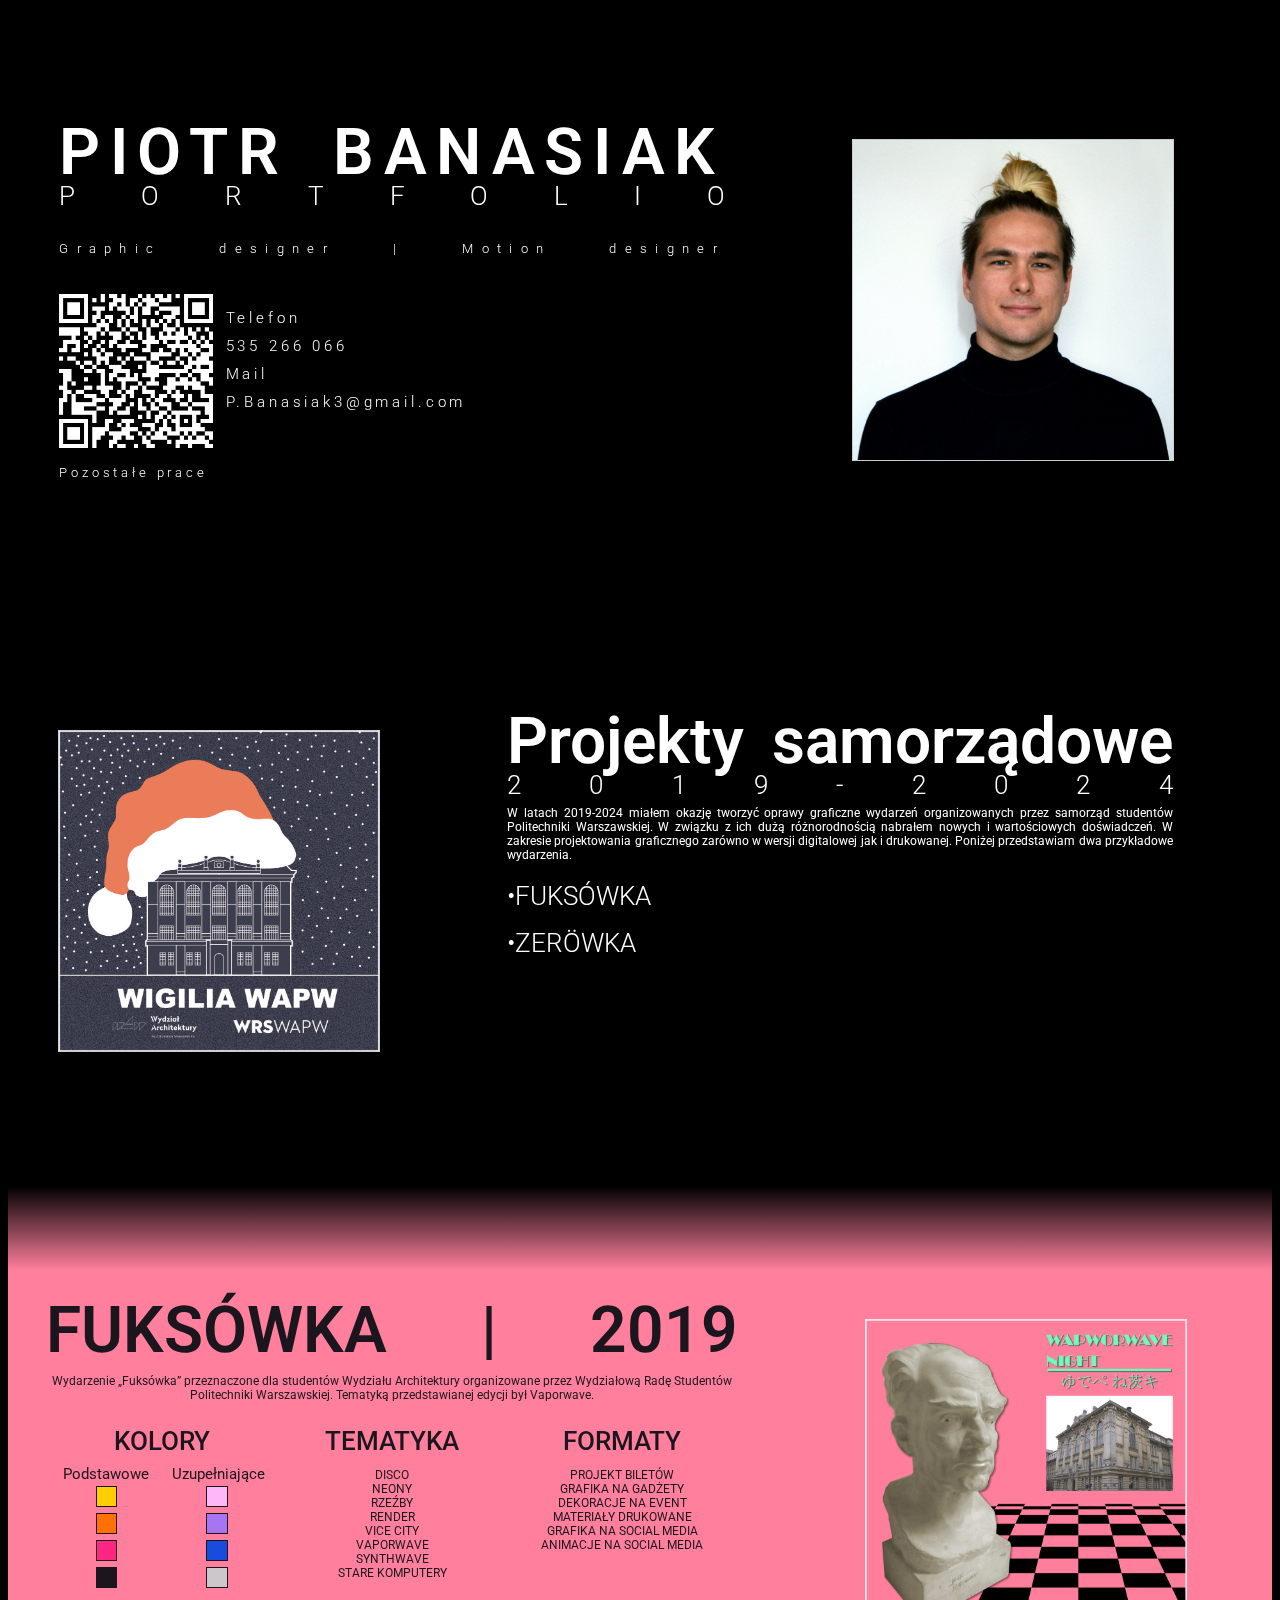
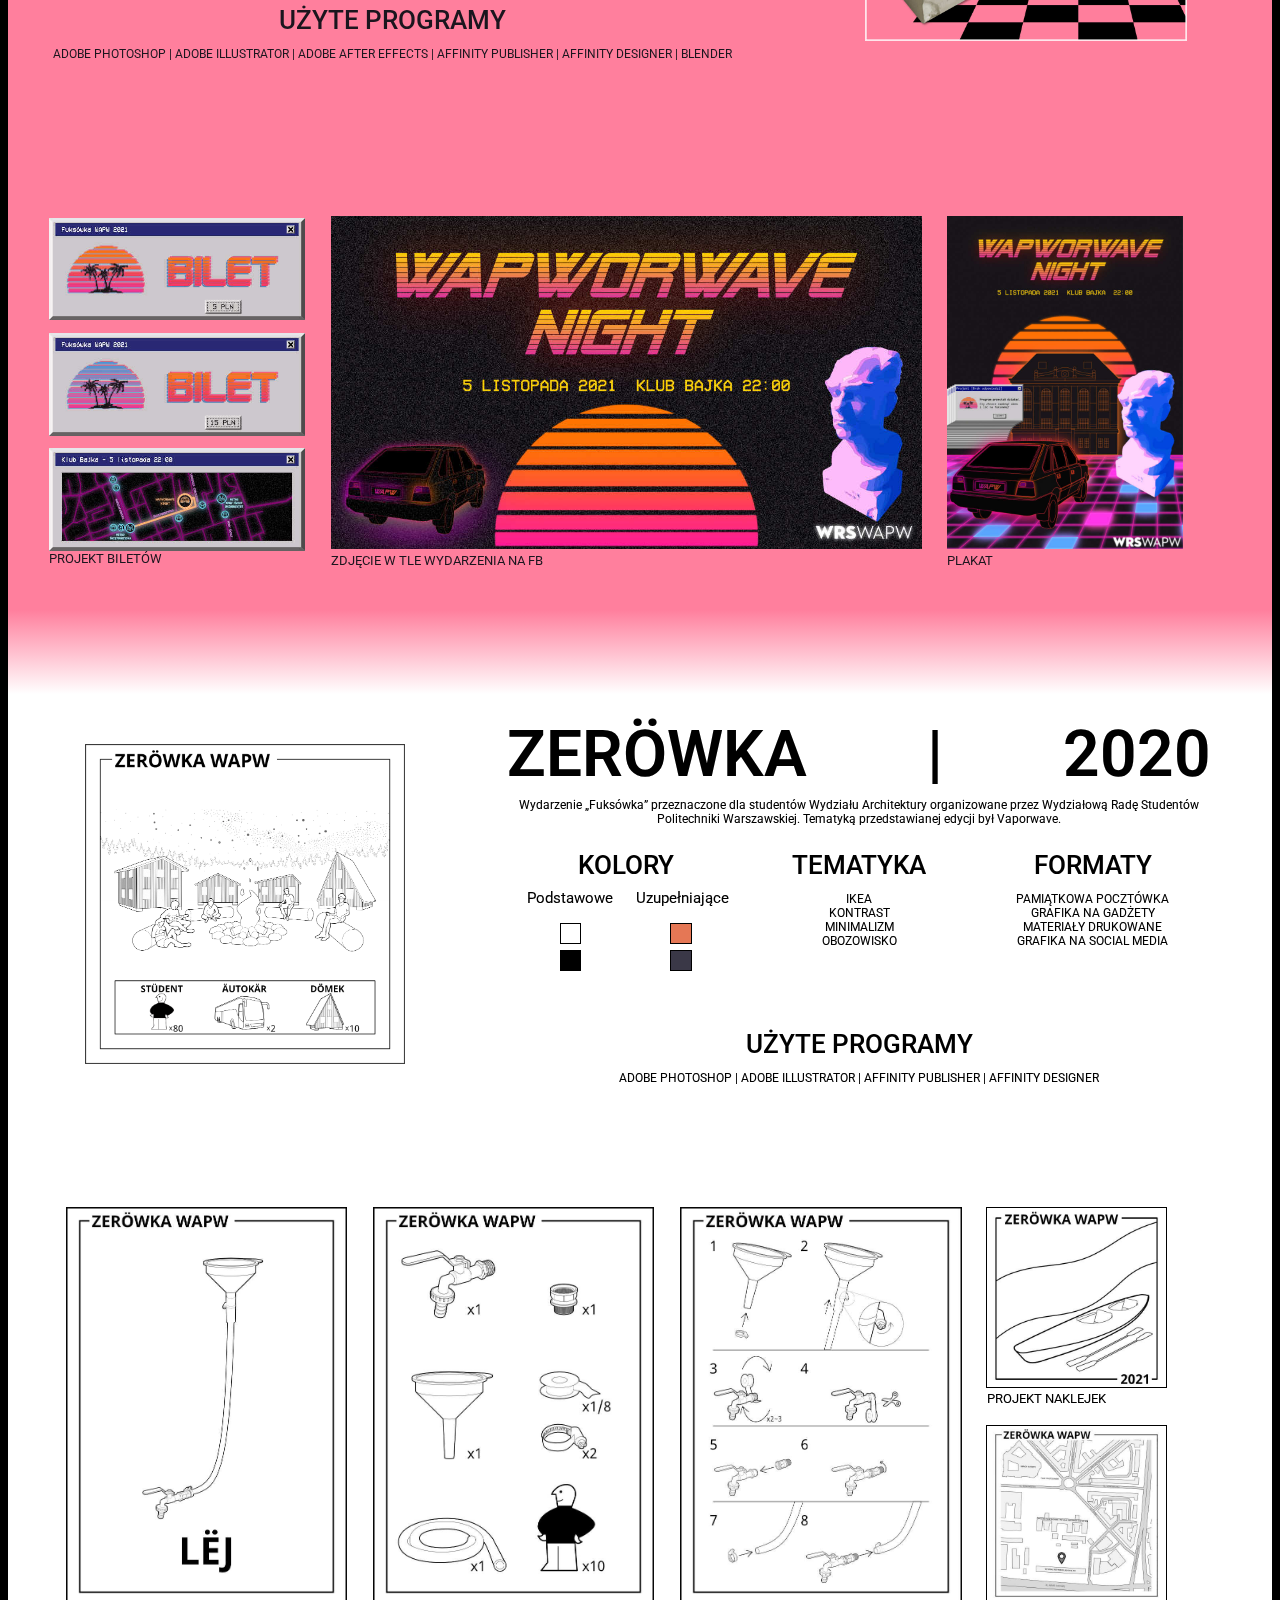
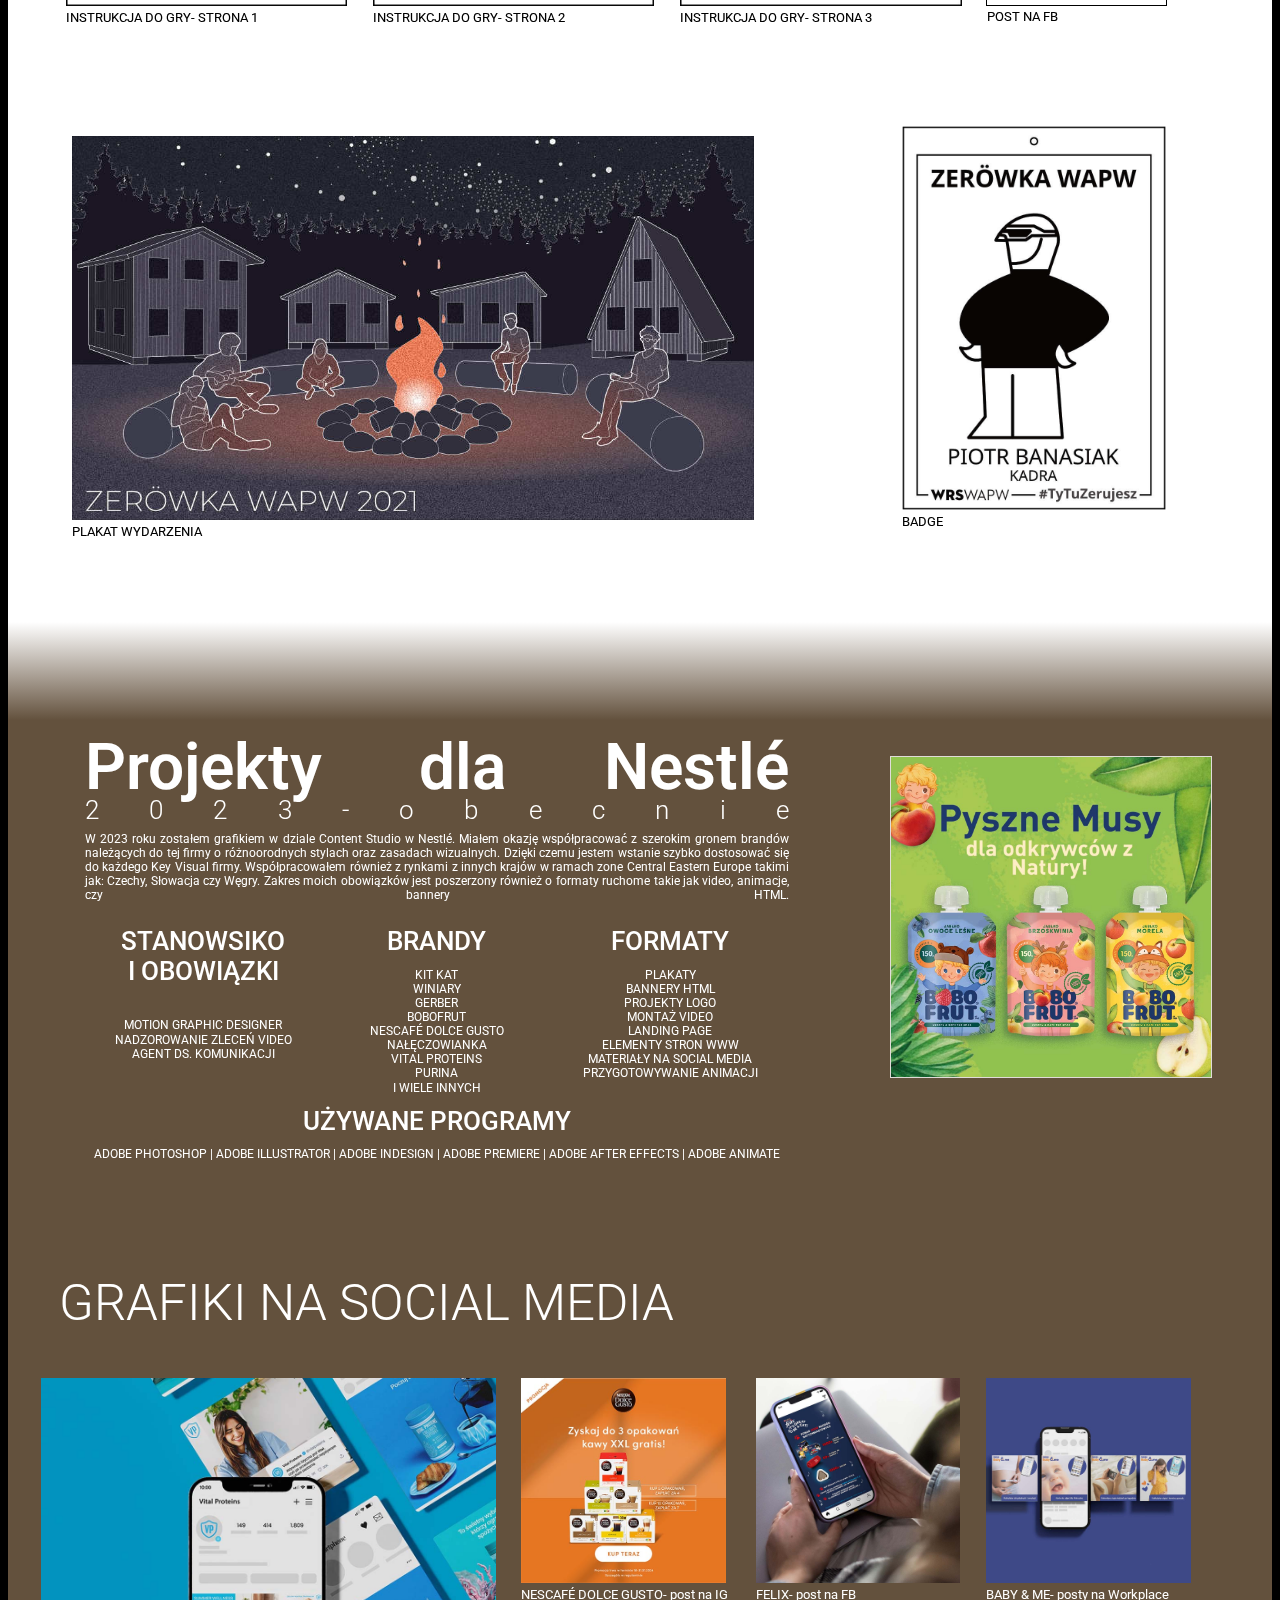
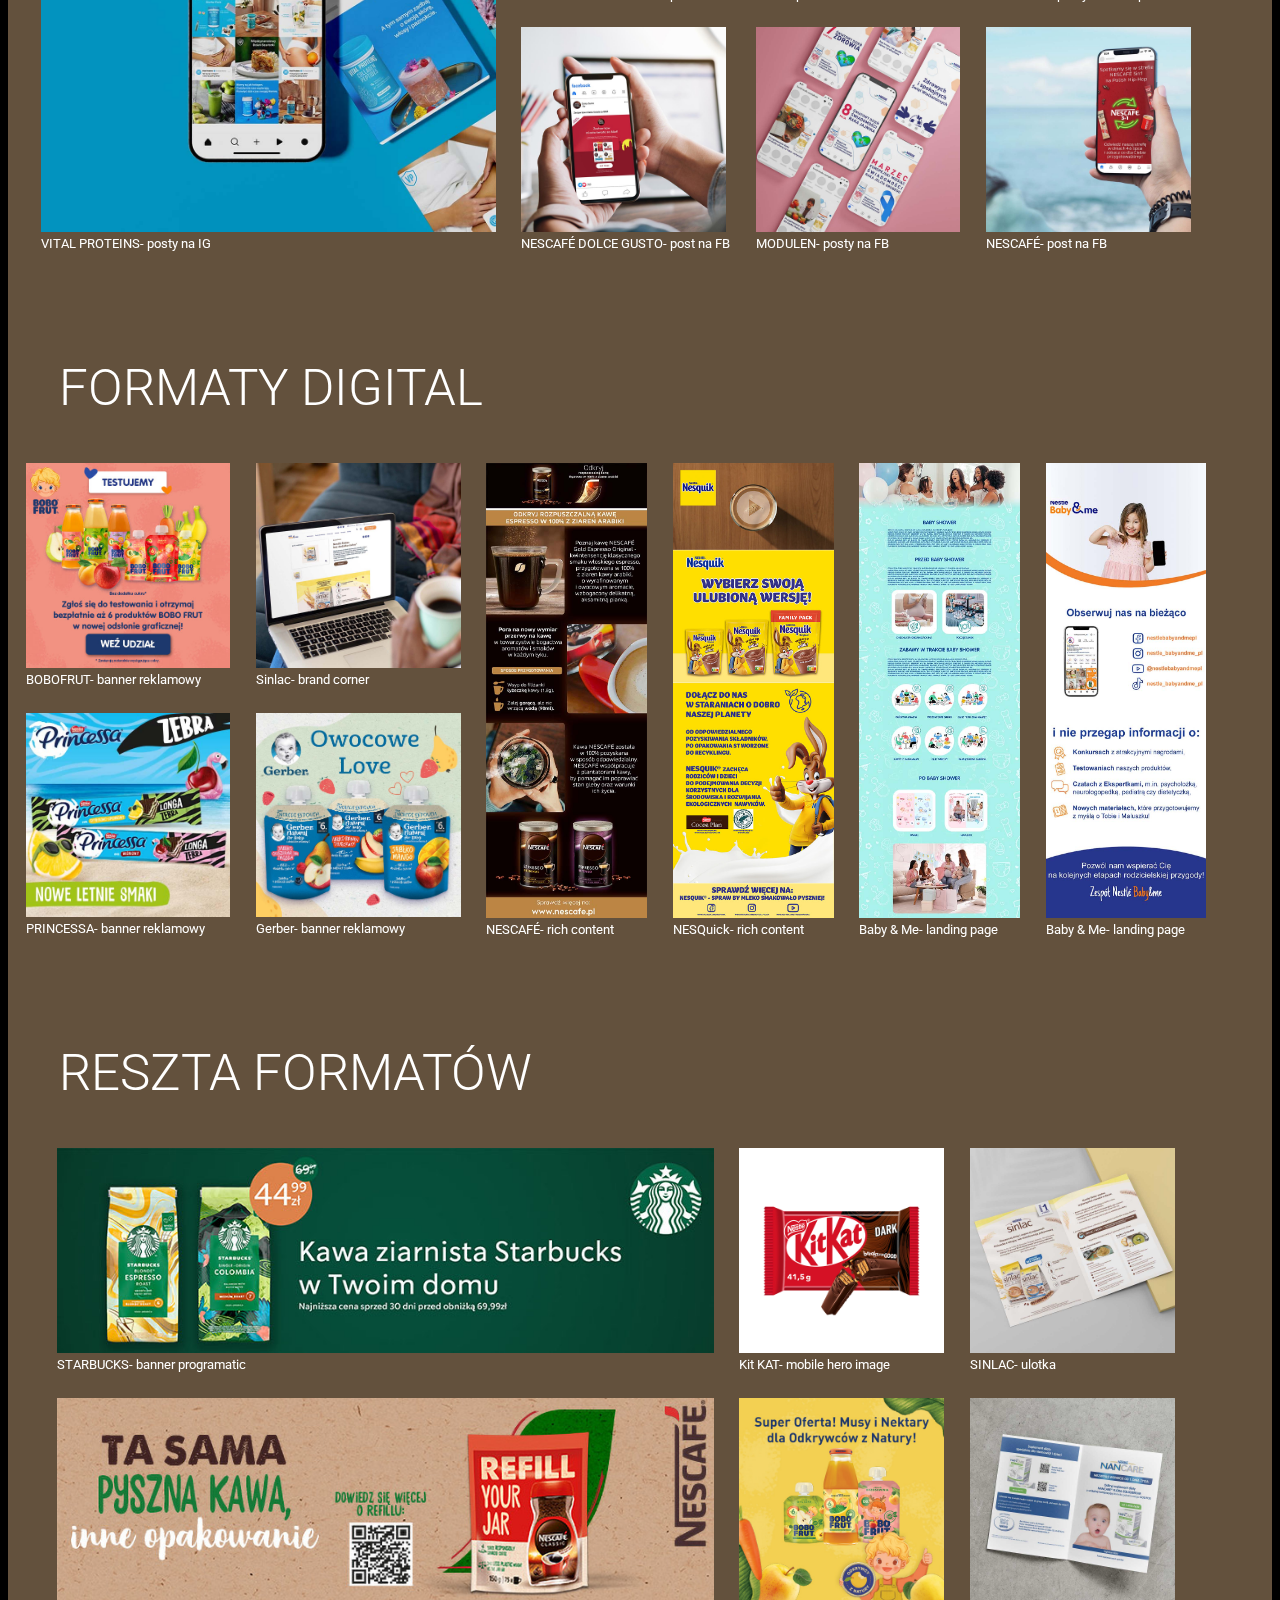
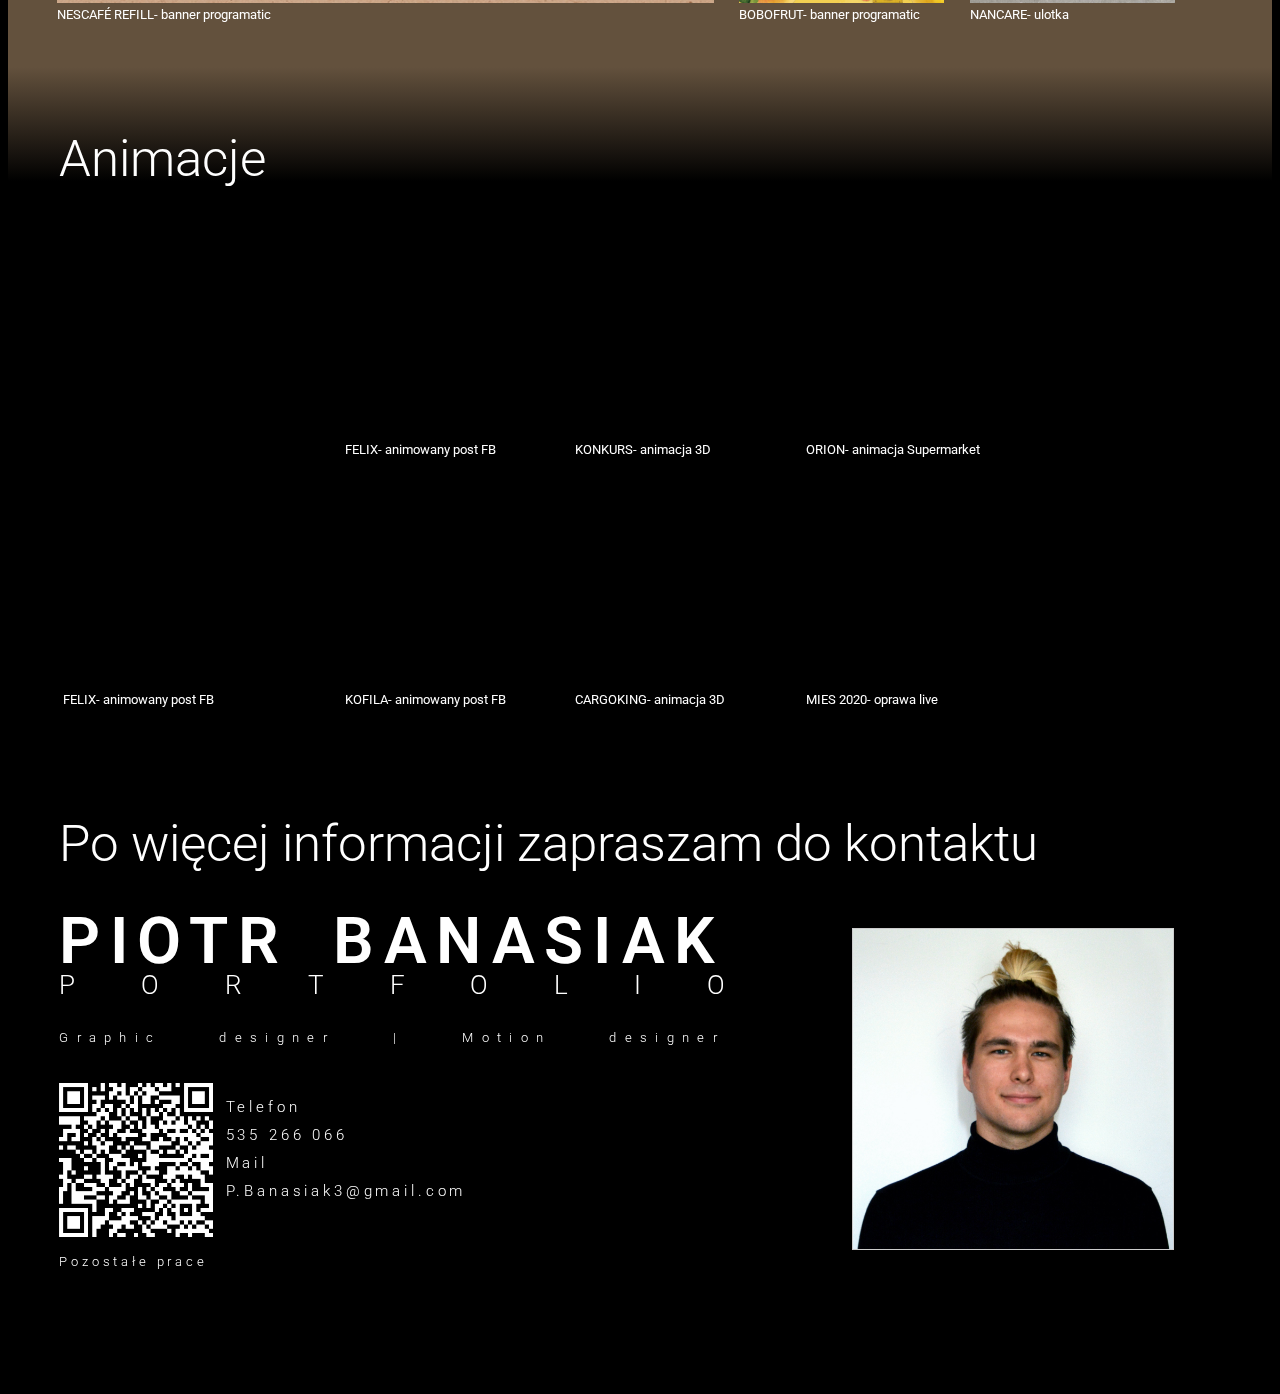
<file: index.html>
<!DOCTYPE html>
<html lang="pl">
  <head>
    <title>PIOTR BANASIAK</title>
    <meta charset="utf-8" />
    <meta
      name="description"
      content="PIOTR BANASIAK Graphic designer | Motion designer"
    />
    <meta
      name="keywords"
      content="Graphic design, Motion design, Animations, Movie Editing, Drawing"
    />

    <meta name="viewport" content="width=device-width, initial-scale=1.0" />

    <meta http-equiv="X-Ua-Compatible" content="IE=edge,chrome=1" />

    <!--<link rel="stylesheet" href="css/main_tablet.css" />
    <link rel="stylesheet" href="css/main_mobile.css" />-->
    <link rel="stylesheet" href="css/main_desktop.css" />
    <link rel="stylesheet" href="css/fontello.css" />

    <link
      href="https://fonts.googleapis.com/css2?family=Roboto:ital,wght@0,100;0,300;0,400;0,500;0,700;0,900;1,100;1,300;1,400;1,500;1,700;1,900&display=swap"
      rel="stylesheet"
    />
    <script src="https://ajax.googleapis.com/ajax/libs/jquery/3.7.1/jquery.min.js"></script>
    <script src="js/jquery.scrollTo.min.js"></script>
    <script src="js/js.js"></script>
    <!--[if lt IE 9]>
      <script src="//cdnjs.cloudflare.com/ajax/libs/html5shiv/3.7.3/html5shiv.min.js"></script>
    <![endif]-->
  </head>

  <body>
    <a
      href="#"
      class="scrollupTOP"
      id="scroll"
      style="transform: rotate(180deg) scaleX(-1)"
      ><div style="flex-direction: column; margin-top: -0.3vw">
        <div id="arrow"></div>
        <div class="TOP"></div></div
    ></a>
    <a
      href="#"
      class="scrollUP"
      id="scroll"
      style="transform: rotate(180deg) scaleX(-1)"
      ><div id="arrow"></div
    ></a>
    <a href="#" class="scrollDOWN" id="scroll"><div id="arrow"></div></a>

    <main>
      <article>
        <div class="container">
          <!--HEAD------------------------------------------------------------------------------------->
          <header class="opening">
            <div class="insidebox">
              <div class="box_2_3">
                <h1 class="name">PIOTR BANASIAK</h1>
                <h2>P O R T F O L I O</h2>
                <h3>Graphic designer | Motion designer</h3>
                <div class="links">
                  <div class="qr">
                    <a
                      href="https://drive.google.com/drive/folders/1JZbWniavbP8PyW6x6dRBjRBdJE383seC?usp=drive_link"
                      target="_blank"
                      ><img
                        src="0.Img/0.QR_PRZYKŁADOWEPRACE_PL.jpg"
                        alt="Pozostałe prace"
                    /></a>
                    <p>Pozostałe prace</p>
                  </div>
                  <div class="contact">
                    <a href="tel:535 266 066">
                      <h4>Telefon</h4>
                      <h4>535 266 066<br /></h4>
                    </a>
                    <a href="mailto: P.Banasiak3@gmail.com">
                      <h4>Mail</h4>
                      <h4>P.Banasiak3@gmail.com<br /></h4>
                    </a>
                  </div>
                </div>
              </div>
              <div class="box_1_3">
                <a
                  href="https://www.linkedin.com/in/piotr-banasiak"
                  target="_blank"
                  ><img
                    class="profile"
                    src="0.Img/0. PHOTO_1.jpg"
                    alt="Profile"
                /></a>
              </div>
            </div>
          </header>

          <!--slide_1_spis_tresci------------------------------------------------------------------------------------->
          <section>
            <div class="slide_1_1">
              <div class="insidebox">
                <div class="box_1_3">
                  <div class="photo_1">
                    <img
                      src="0.Img/1.0.0_OPENING_IMAGE.jpg"
                      alt="Grafika- Wigilia Wydziału Architektury"
                    />
                  </div>
                </div>
                <div class="box_2_3">
                  <h1>Projekty samorządowe</h1>
                  <h2>2 0 1 9 - 2 0 2 4</h2>
                  <p style="text-align: justify">
                    W latach 2019-2024 miałem okazję tworzyć oprawy graficzne
                    wydarzeń organizowanych przez samorząd studentów
                    Politechniki Warszawskiej. W związku z ich dużą
                    różnorodnością nabrałem nowych i wartościowych doświadczeń.
                    W zakresie projektowania graficznego zarówno w wersji
                    digitalowej jak i drukowanej. Poniżej przedstawiam dwa
                    przykładowe wydarzenia.
                  </p>
                  <div class="contents">
                    <a id="link1_1" href="#">
                      <h2>•FUKSÓWKA<br /></h2>
                    </a>
                    <a id="link1_2" href="#">
                      <h2>•ZERÖWKA<br /></h2>
                    </a>
                  </div>
                </div>
              </div>
            </div>
          </section>
          <!--slide_1_1_fuksowka------------------------------------------------------------------------------------->
          <section>
            <div class="slide_1_1" id="fuksowka">
              <div class="insidebox">
                <div class="box_2_3">
                  <h1 style="color: #1b151e; mix-blend-mode: normal">
                    FUKSÓWKA | 2019
                  </h1>
                  <div class="description">
                    <p style="color: #1b151e; mix-blend-mode: normal">
                      Wydarzenie „Fuksówka” przeznaczone dla studentów Wydziału
                      Architektury organizowane przez Wydziałową Radę Studentów
                      Politechniki Warszawskiej. Tematyką przedstawianej edycji
                      był Vaporwave.
                    </p>
                  </div>
                  <div class="trio">
                    <div class="d_colour">
                      <h4 style="color: #1b151e; mix-blend-mode: normal">
                        KOLORY
                      </h4>
                      <div class="wide">
                        <div class="pion">
                          <p style="color: #1b151e; mix-blend-mode: normal">
                            Podstawowe
                          </p>
                          <div
                            class="probka"
                            style="background-color: #fecd04"
                          ></div>
                          <div
                            class="probka"
                            style="background-color: #ff7106"
                          ></div>
                          <div
                            class="probka"
                            style="background-color: #ff2583"
                          ></div>
                          <div
                            class="probka"
                            style="background-color: #1b151e"
                          ></div>
                        </div>
                        <div class="pion">
                          <p style="color: #1b151e; mix-blend-mode: normal">
                            Uzupełniające
                          </p>
                          <div
                            class="probka"
                            style="background-color: #feb8f9"
                          ></div>
                          <div
                            class="probka"
                            style="background-color: #a775f2"
                          ></div>
                          <div
                            class="probka"
                            style="background-color: #194cdd"
                          ></div>
                          <div
                            class="probka"
                            style="background-color: #cbc7ca"
                          ></div>
                        </div>
                      </div>
                    </div>
                    <div class="d_topic">
                      <h4 style="color: #1b151e; mix-blend-mode: normal">
                        TEMATYKA
                      </h4>
                      <p style="color: #1b151e; mix-blend-mode: normal">
                        DISCO<br />
                        NEONY<br />
                        RZEŹBY<br />
                        RENDER<br />
                        VICE CITY<br />
                        VAPORWAVE<br />
                        SYNTHWAVE<br />
                        STARE KOMPUTERY
                      </p>
                    </div>
                    <div class="d_formats">
                      <h4 style="color: #1b151e; mix-blend-mode: normal">
                        FORMATY
                      </h4>
                      <p style="color: #1b151e; mix-blend-mode: normal">
                        PROJEKT BILETÓW<br />
                        GRAFIKA NA GADŻETY<br />
                        DEKORACJE NA EVENT<br />
                        MATERIAŁY DRUKOWANE<br />
                        GRAFIKA NA SOCIAL MEDIA<br />
                        ANIMACJE NA SOCIAL MEDIA<br />
                      </p>
                    </div>
                  </div>
                  <div>
                    <h4 style="color: #1b151e; mix-blend-mode: normal">
                      UŻYTE PROGRAMY
                    </h4>
                    <p style="color: #1b151e; mix-blend-mode: normal">
                      ADOBE PHOTOSHOP | ADOBE ILLUSTRATOR | ADOBE AFTER EFFECTS
                      | AFFINITY PUBLISHER | AFFINITY DESIGNER | BLENDER
                    </p>
                  </div>
                </div>
                <div class="box_1_3">
                  <div class="photo_1">
                    <img src="0.Img/1.1.0_FUKSOWKA.jpg" alt="Fuksówka- wlepa" />
                  </div>
                </div>
              </div>
            </div>

            <div class="slide_pokaz" id="fuksowka_2">
              <div class="insidebox" style="justify-content: 0">
                <figure>
                  <div
                    style="width: auto; display: flex; flex-direction: column"
                  >
                    <img
                      class="bilet"
                      src="0.Img/1.1.1_FUKSOWKA.jpg"
                      alt="PROJEKT BILETÓW 1"
                    />
                    <img
                      class="bilet"
                      style="margin-top: 1vw; margin-bottom: 1vw"
                      src="0.Img/1.1.2_FUKSOWKA.jpg"
                      alt="PROJEKT BILETÓW 2"
                    />
                    <img
                      class="bilet"
                      src="0.Img/1.1.3_FUKSOWKA.jpg"
                      alt="PROJEKT BILETÓW 3"
                    />
                  </div>
                  <figcaption style="color: #1b151e; mix-blend-mode: normal">
                    PROJEKT BILETÓW
                  </figcaption>
                </figure>

                <figure>
                  <img
                    style="width: auto; height: 26vw"
                    src="0.Img/1.1.4_FUKSOWKA.jpg"
                    alt="ZDJĘCIE W TLE WYDARZENIA NA FB"
                  />
                  <figcaption style="color: #1b151e; mix-blend-mode: normal">
                    ZDJĘCIE W TLE WYDARZENIA NA FB
                  </figcaption>
                </figure>

                <figure>
                  <img
                    style="width: auto; height: 26vw"
                    src="0.Img/1.1.5_FUKSOWKA.jpg"
                    alt="PLAKAT"
                  />
                  <figcaption style="color: #1b151e; mix-blend-mode: normal">
                    PLAKAT
                  </figcaption>
                </figure>
              </div>
            </div>
          </section>
          <!--slide_1_2_zerowka------------------------------------------------------------------------------------->
          <section>
            <div class="slide_1_1" id="zerowka">
              <div class="box_1_3">
                <div class="photo_1">
                  <img
                    src="0.Img/1.2.0_ZEROWKA.jpg"
                    alt="Zerówka- post na FB"
                  />
                </div>
              </div>
              <div class="box_2_3">
                <h1>ZERÖWKA | 2020</h1>
                <div class="description">
                  <p>
                    Wydarzenie „Fuksówka” przeznaczone dla studentów Wydziału
                    Architektury organizowane przez Wydziałową Radę Studentów
                    Politechniki Warszawskiej. Tematyką przedstawianej edycji
                    był Vaporwave.
                  </p>
                </div>
                <div class="trio">
                  <div class="d_colour">
                    <h4>KOLORY</h4>
                    <div class="wide">
                      <div class="pion">
                        <p>Podstawowe</p>
                        <div
                          class="probka"
                          style="
                            margin-top: 1.5vw;
                            outline: 0.1vw solid rgb(0, 0, 0);
                            background-color: #ffffff;
                          "
                        ></div>
                        <div
                          class="probka"
                          style="
                            outline: 0.1vw solid rgb(0, 0, 0);
                            background-color: #000000;
                          "
                        ></div>
                      </div>
                      <div class="pion">
                        <p>Uzupełniające</p>
                        <div
                          class="probka"
                          style="
                            margin-top: 1.5vw;
                            outline: 0.1vw solid rgb(0, 0, 0);
                            background-color: #e57755;
                          "
                        ></div>
                        <div
                          class="probka"
                          style="
                            outline: 0.1vw solid rgb(0, 0, 0);
                            background-color: #3a3847;
                          "
                        ></div>
                      </div>
                    </div>
                  </div>
                  <div class="d_topic">
                    <h4>TEMATYKA</h4>
                    <p>
                      IKEA<br />
                      KONTRAST<br />
                      MINIMALIZM<br />
                      OBOZOWISKO
                    </p>
                  </div>
                  <div class="d_formats">
                    <h4>FORMATY</h4>
                    <p>
                      PAMIĄTKOWA POCZTÓWKA<br />
                      GRAFIKA NA GADŻETY<br />
                      MATERIAŁY DRUKOWANE<br />
                      GRAFIKA NA SOCIAL MEDIA<br />
                    </p>
                  </div>
                </div>
                <div>
                  <h4>UŻYTE PROGRAMY</h4>
                  <p>
                    ADOBE PHOTOSHOP | ADOBE ILLUSTRATOR | AFFINITY PUBLISHER |
                    AFFINITY DESIGNER
                  </p>
                </div>
              </div>
            </div>

            <div class="slide_pokaz" id="zerowka_2">
              <div class="insidebox" style="justify-content: 0">
                <figure>
                  <img
                    style="width: 22vw; height: auto"
                    src="0.Img/1.2.2_ZEROWKA.jpg"
                    alt="INSTRUKCJA DO GRY- STRONA 1"
                  />
                  <figcaption>INSTRUKCJA DO GRY- STRONA 1</figcaption>
                </figure>
                <figure>
                  <img
                    style="width: 22vw; height: auto"
                    src="0.Img/1.2.3_ZEROWKA.jpg"
                    alt="INSTRUKCJA DO GRY- STRONA 2"
                  />
                  <figcaption>INSTRUKCJA DO GRY- STRONA 2</figcaption>
                </figure>
                <figure>
                  <img
                    style="width: 22vw; height: auto"
                    src="0.Img/1.2.4_ZEROWKA.jpg"
                    alt="INSTRUKCJA DO GRY- STRONA 3"
                  />
                  <figcaption>INSTRUKCJA DO GRY- STRONA 3</figcaption>
                </figure>

                <div>
                  <figure>
                    <img
                      style="
                        width: 14vw;
                        height: auto;
                        outline: 0.15vw solid rgb(0, 0, 0);
                      "
                      src="0.Img/1.2.5_ZEROWKA.jpg"
                      alt="PROJEKT NAKLEJEK"
                    />
                    <figcaption>PROJEKT NAKLEJEK</figcaption>
                  </figure>
                  <figure>
                    <img
                      style="
                        width: 14vw;
                        height: auto;
                        outline: 0.15vw solid rgb(0, 0, 0);
                        margin-top: 1.5vw;
                      "
                      src="0.Img/1.2.6_ZEROWKA.jpg"
                      alt="POST NA FB"
                    />
                    <figcaption>POST NA FB</figcaption>
                  </figure>
                </div>
              </div>
            </div>

            <div class="slide_pokaz" id="zerowka_3" style="height: 42vw">
              <div
                class="insidebox"
                style="justify-content: 0; margin-right: 3vw"
              >
                <div class="box_2_3">
                  <figure>
                    <img
                      style="height: 30vw; width: auto"
                      src="0.Img/1.2.8_ZEROWKA.jpg"
                      alt="PLAKAT WYDARZENIA"
                    />
                    <figcaption>PLAKAT WYDARZENIA</figcaption>
                  </figure>
                </div>
                <div class="box_1_3">
                  <figure>
                    <img
                      style="height: 30vw; width: auto"
                      src="0.Img/1.2.7_ZEROWKA.jpg"
                      alt="BADGE"
                    />
                    <figcaption>BADGE</figcaption>
                  </figure>
                </div>
              </div>
            </div>
          </section>

          <!--slide_2_2_NESTLE------------------------------------------------------------------------------------->
          <section>
            <div class="slide_1_1" id="nestle">
              <div class="box_2_3">
                <h1
                  class="nestle"
                  style="color: #ffffff; mix-blend-mode: normal"
                >
                  Projekty dla Nestlé
                </h1>
                <h2 style="color: #ffffff; mix-blend-mode: normal">
                  2 0 2 3 - o b e c n i e
                </h2>
                <p
                  style="
                    text-align: justify;
                    text-align-last: justify;
                    color: #ffffff;
                    mix-blend-mode: normal;
                  "
                >
                  W 2023 roku zostałem grafikiem w dziale Content Studio w
                  Nestlé. Miałem okazję współpracować z szerokim gronem brandów
                  należących do tej firmy o różnoorodnych stylach oraz zasadach
                  wizualnych. Dzięki czemu jestem wstanie szybko dostosować się
                  do każdego Key Visual firmy. Współpracowałem również z rynkami
                  z innych krajów w ramach zone Central Eastern Europe takimi
                  jak: Czechy, Słowacja czy Węgry. Zakres moich obowiązków jest
                  poszerzony również o formaty ruchome takie jak video,
                  animacje, czy bannery HTML.
                </p>

                <div class="trio">
                  <div class="d_colour">
                    <h4 style="color: #ffffff; mix-blend-mode: normal">
                      STANOWSIKO <br />
                      I OBOWIĄZKI
                    </h4>
                    <p style="color: #ffffff; mix-blend-mode: normal">
                      MOTION GRAPHIC DESIGNER<br />
                      NADZOROWANIE ZLECEŃ VIDEO<br />
                      AGENT DS. KOMUNIKACJI<br />
                    </p>
                  </div>
                  <div
                    class="d_topic"
                    style="color: #ffffff; mix-blend-mode: normal"
                  >
                    <h4 style="color: #ffffff; mix-blend-mode: normal">
                      BRANDY
                    </h4>
                    <p style="color: #ffffff; mix-blend-mode: normal">
                      KIT KAT<br />
                      WINIARY<br />
                      GERBER<br />
                      BOBOFRUT<br />
                      NESCAFÉ DOLCE GUSTO<br />
                      NAŁĘCZOWIANKA<br />
                      VITAL PROTEINS<br />
                      PURINA<br />
                      I WIELE INNYCH
                    </p>
                  </div>
                  <div class="d_formats">
                    <h4 style="color: #ffffff; mix-blend-mode: normal">
                      FORMATY
                    </h4>
                    <p style="color: #ffffff; mix-blend-mode: normal">
                      PLAKATY<br />
                      BANNERY HTML<br />
                      PROJEKTY LOGO<br />
                      MONTAŻ VIDEO<br />
                      LANDING PAGE <br />
                      ELEMENTY STRON WWW<br />
                      MATERIAŁY NA SOCIAL MEDIA<br />
                      PRZYGOTOWYWANIE ANIMACJI<br />
                    </p>
                  </div>
                </div>
                <div>
                  <h4 style="color: #ffffff; mix-blend-mode: normal">
                    UŻYWANE PROGRAMY
                  </h4>
                  <p style="color: #ffffff; mix-blend-mode: normal">
                    ADOBE PHOTOSHOP | ADOBE ILLUSTRATOR | ADOBE INDESIGN | ADOBE
                    PREMIERE | ADOBE AFTER EFFECTS | ADOBE ANIMATE
                  </p>
                </div>
              </div>
              <div class="box_1_3">
                <div class="photo_1">
                  <img src="0.Img/2.0.0_NESTLE.jpg" alt="Nestle- " />
                </div>
              </div>
            </div>
          </section>
          <section>
            <div id="nestle_2">
              <h1
                style="
                  font-size: 4vw;
                  color: #ffffff;
                  mix-blend-mode: normal;
                  margin-left: 4vw;
                  margin-top: 0vw;
                  margin-bottom: 0vw;
                  font-weight: 300;
                "
              >
                <br />GRAFIKI NA SOCIAL MEDIA
              </h1>
              <div class="slide_pokaz" id="nestle_2" style="height: 40vw">
                <div class="insidebox" style="justify-content: center">
                  <figure>
                    <img
                      class="square"
                      style="height: 35.5vw; width: 35.5vw"
                      src="0.Img/2.3.0_NESTLE.jpg"
                      alt="Nestlé- VITAL PROTEINS- posty na IG"
                    />
                    <figcaption>VITAL PROTEINS- posty na IG</figcaption>
                  </figure>
                  <div style="flex-direction: column">
                    <figure style="margin-bottom: 2vw">
                      <img
                        class="square"
                        src="0.Img/2.3.1_NESTLE.jpg"
                        alt="Nestlé- NESCAFÉ DOLCE GUSTO- post na IG"
                      />
                      <figcaption>NESCAFÉ DOLCE GUSTO- post na IG</figcaption>
                    </figure>
                    <figure>
                      <img
                        class="square"
                        src="0.Img/2.3.2_NESTLE.jpg"
                        alt="Nestlé- NESCAFÉ DOLCE GUSTO- post na FB"
                      />
                      <figcaption>NESCAFÉ DOLCE GUSTO- post na FB</figcaption>
                    </figure>
                  </div>

                  <div style="flex-direction: column">
                    <figure style="margin-bottom: 2vw">
                      <img
                        class="square"
                        src="0.Img/2.3.3_NESTLE.jpg"
                        alt="Nestlé- FELIX- post na FB"
                      />
                      <figcaption>FELIX- post na FB</figcaption>
                    </figure>
                    <figure>
                      <img
                        class="square"
                        src="0.Img/2.3.6_NESTLE.jpg"
                        alt="Nestlé- MODULEN- posty na FB"
                      />
                      <figcaption>MODULEN- posty na FB</figcaption>
                    </figure>
                  </div>

                  <div style="flex-direction: column">
                    <figure style="margin-bottom: 2vw">
                      <img
                        class="square"
                        src="0.Img/2.3.5_NESTLE.jpg"
                        alt="Nestlé- BABY & ME- posty na Workplace"
                      />
                      <figcaption>BABY & ME- posty na Workplace</figcaption>
                    </figure>
                    <figure>
                      <img
                        class="square"
                        src="0.Img/2.3.4_NESTLE.jpg"
                        alt="Nestlé- NESCAFÉ- post na FB"
                      />
                      <figcaption>NESCAFÉ- post na FB</figcaption>
                    </figure>
                  </div>
                </div>
              </div>
            </div>
          </section>

          <section>
            <div id="nestle_2">
              <h1
                style="
                  font-size: 4vw;
                  color: #ffffff;
                  mix-blend-mode: normal;
                  margin-left: 4vw;
                  margin-top: 0vw;
                  margin-bottom: 0vw;
                  font-weight: 300;
                "
              >
                <br />FORMATY DIGITAL
              </h1>
              <div class="slide_pokaz" id="nestle_2" style="height: 40vw">
                <div class="insidebox" style="justify-content: center">
                  <div style="flex-direction: column">
                    <figure style="margin-bottom: 2vw">
                      <img
                        class="square"
                        src="0.Img/2.4.3_NESTLE.jpg"
                        alt="Nestlé- BOBOFRUT- banner reklamowy"
                      />
                      <figcaption>BOBOFRUT- banner reklamowy</figcaption>
                    </figure>
                    <figure>
                      <img
                        class="square"
                        src="0.Img/2.4.4_NESTLE.jpg"
                        alt="Nestlé- PRINCESSA- banner reklamowy"
                      />
                      <figcaption>PRINCESSA- banner reklamowy</figcaption>
                    </figure>
                  </div>

                  <div style="flex-direction: column">
                    <figure style="margin-bottom: 2vw">
                      <img
                        class="square"
                        src="0.Img/2.4.5_NESTLE.jpg"
                        alt="Nestlé- Sinlac- brand corner"
                      />
                      <figcaption>Sinlac- brand corner</figcaption>
                    </figure>
                    <figure>
                      <img
                        class="square"
                        src="0.Img/2.4.6_NESTLE.jpg"
                        alt="Nestlé- Gerber- banner reklamowy"
                      />
                      <figcaption>Gerber- banner reklamowy</figcaption>
                    </figure>
                  </div>
                  <figure>
                    <img
                      style="height: 35.5vw; width: auto"
                      src="0.Img/2.4.7_NESTLE.jpg"
                      alt="Nestlé- NESQuick- rich content"
                    />
                    <figcaption>NESCAFÉ- rich content</figcaption>
                  </figure>

                  <figure>
                    <img
                      style="height: 35.5vw; width: auto"
                      src="0.Img/2.4.9_NESTLE.jpg"
                      alt="Nestlé- NESQuick- rich content
                      "
                    />
                    <figcaption>NESQuick- rich content</figcaption>
                  </figure>

                  <figure>
                    <img
                      style="height: 35.5vw; width: auto"
                      src="0.Img/2.4.10_NESTLE.jpg"
                      alt="Nestlé- Baby & Me- landing page"
                    />
                    <figcaption>Baby & Me- landing page</figcaption>
                  </figure>

                  <figure>
                    <img
                      style="height: 35.5vw; width: auto"
                      src="0.Img/2.4.11_NESTLE.jpg"
                      alt="Nestlé- Baby & Me- landing page"
                    />
                    <figcaption>Baby & Me- landing page</figcaption>
                  </figure>
                </div>
              </div>
            </div>
          </section>

          <section>
            <div id="nestle_2">
              <h1
                style="
                  font-size: 4vw;
                  color: #ffffff;
                  mix-blend-mode: normal;
                  margin-left: 4vw;
                  margin-top: 0vw;
                  margin-bottom: 0vw;
                  font-weight: 300;
                "
              >
                <br />RESZTA FORMATÓW
              </h1>
              <div class="slide_pokaz" id="nestle_2" style="height: 40vw">
                <div class="insidebox" style="justify-content: center">
                  <div style="flex-direction: column">
                    <figure style="margin-bottom: 2vw">
                      <img
                        style="height: 16vw; width: auto"
                        src="0.Img/2.5.4_NESTLE.jpg"
                        alt="Nestlé- STARBUCKS- banner programatic"
                      />
                      <figcaption>STARBUCKS- banner programatic</figcaption>
                    </figure>

                    <figure>
                      <img
                        style="height: 16vw; width: auto"
                        src="0.Img/2.5.6_NESTLE.jpg"
                        alt="Nestlé- NESCAFÉ REFILL- banner programatic"
                      />
                      <figcaption>
                        NESCAFÉ REFILL- banner programatic
                      </figcaption>
                    </figure>
                  </div>

                  <div style="flex-direction: column">
                    <figure style="margin-bottom: 2vw">
                      <img
                        class="square"
                        src="0.Img/2.5.7_NESTLE.jpg"
                        alt="Nestlé- Kit KAT- mobile hero image"
                      />
                      <figcaption>Kit KAT- mobile hero image</figcaption>
                    </figure>
                    <figure>
                      <img
                        class="square"
                        src="0.Img/2.5.8_NESTLE.jpg"
                        alt="Nestlé- BOBOFRUT- banner programatic"
                      />
                      <figcaption>BOBOFRUT- banner programatic</figcaption>
                    </figure>
                  </div>

                  <div style="flex-direction: column">
                    <figure style="margin-bottom: 2vw">
                      <img
                        class="square"
                        src="0.Img/2.4.1_NESTLE.jpg"
                        alt="Nestlé- SINLAC- ulotka"
                      />
                      <figcaption>SINLAC- ulotka</figcaption>
                    </figure>
                    <figure>
                      <img
                        class="square"
                        src="0.Img/2.4.2_NESTLE.jpg"
                        alt="Nestlé- NANCARE- ulotka"
                      />
                      <figcaption>NANCARE- ulotka</figcaption>
                    </figure>
                  </div>
                </div>
              </div>
            </div>
          </section>

          <section>
            <div id="other">
              <h1
                style="
                  font-size: 4vw;
                  color: #ffffff;
                  mix-blend-mode: normal;
                  margin-left: 4vw;
                  margin-top: 0vw;
                  margin-bottom: 0vw;
                  font-weight: 300;
                "
              >
                <br />Animacje
              </h1>
              <div class="slide_pokaz" id="other2" style="height: 40vw">
                <div class="insidebox" style="justify-content: center">
                  <figure>
                    <iframe
                      class="vertical"
                      src="https://www.youtube.com/embed/cZyRBp-QK2s?si=ts6GO-Ulx5mnbnr3&amp;&playlist=cZyRBp-QK2s&controls=0&autoplay=1&mute=1&loop=1&playlist=kPzSr_RQGsc"
                      frameborder="0"
                      allow="accelerometer; autoplay; clipboard-write; encrypted-media; gyroscope; picture-in-picture; web-share"
                      referrerpolicy="strict-origin-when-cross-origin"
                      allowfullscreen
                    ></iframe>
                    <figcaption>FELIX- animowany post FB</figcaption>
                  </figure>
                  <div style="flex-direction: column">
                    <figure style="margin-bottom: 2vw">
                      <iframe
                        class="square"
                        src="https://www.youtube.com/embed/kPzSr_RQGsc?si=4JuG07U5_hBlCzOx&amp;&playlist=kPzSr_RQGsc&controls=0&autoplay=1&mute=1&loop=1&playlist=kPzSr_RQGsc"
                        frameborder="0"
                        allow="accelerometer; autoplay; clipboard-write; encrypted-media; gyroscope; picture-in-picture; web-share"
                        referrerpolicy="strict-origin-when-cross-origin"
                        allowfullscreen
                      ></iframe>
                      <figcaption>FELIX- animowany post FB</figcaption>
                    </figure>

                    <figure>
                      <iframe
                        class="square"
                        src="https://www.youtube.com/embed/Tn0DIh6PAsM?si=EelGIL0Qb0pMrUPx&amp;&playlist=Tn0DIh6PAsM&controls=0&autoplay=1&mute=1&loop=1"
                        frameborder="0"
                        allow="accelerometer; autoplay; clipboard-write; encrypted-media; gyroscope; picture-in-picture; web-share"
                        referrerpolicy="strict-origin-when-cross-origin"
                        allowfullscreen
                      ></iframe>
                      <figcaption>KOFILA- animowany post FB</figcaption>
                    </figure>
                  </div>

                  <div style="flex-direction: column">
                    <figure style="margin-bottom: 2vw">
                      <iframe
                        class="square"
                        src="https://www.youtube.com/embed/3B1QuUFlh6A?si=6tFd_2DfJdEpgEAa&amp;&playlist=3B1QuUFlh6A&controls=0&autoplay=1&mute=1&loop=1&playlist=kPzSr_RQGsc"
                        frameborder="0"
                        allow="accelerometer; autoplay; clipboard-write; encrypted-media; gyroscope; picture-in-picture; web-share"
                        referrerpolicy="strict-origin-when-cross-origin"
                        allowfullscreen
                      ></iframe>
                      <figcaption>KONKURS- animacja 3D</figcaption>
                    </figure>

                    <figure>
                      <iframe
                        class="square"
                        src="https://www.youtube.com/embed/RrniGuWVPBw?si=osZ1nFz4Zrd3O20j&amp;&playlist=RrniGuWVPBw&controls=0&autoplay=1&mute=1&loop=1"
                        frameborder="0"
                        allow="accelerometer; autoplay; clipboard-write; encrypted-media; gyroscope; picture-in-picture; web-share"
                        referrerpolicy="strict-origin-when-cross-origin"
                        allowfullscreen
                      ></iframe>
                      <figcaption>CARGOKING- animacja 3D</figcaption>
                    </figure>
                  </div>

                  <div style="flex-direction: column">
                    <figure style="margin-bottom: 2vw">
                      <iframe
                        class="horizontal"
                        src="https://www.youtube.com/embed/s0g9wOEs240?si=2X-1qY3y1NwKV6Fs&amp;&playlist=s0g9wOEs240&controls=0&autoplay=1&mute=1&loop=1&playlist=kPzSr_RQGsc"
                        frameborder="0"
                        allow="accelerometer; autoplay; clipboard-write; encrypted-media; gyroscope; picture-in-picture; web-share"
                        referrerpolicy="strict-origin-when-cross-origin"
                        allowfullscreen
                      ></iframe>
                      <figcaption>ORION- animacja Supermarket</figcaption>
                    </figure>
                    <figure>
                      <iframe
                        class="horizontal"
                        src="https://www.youtube.com/embed/zALoJWvMI7g?si=iVkXE-piCt-7PdHM&amp;&playlist=zALoJWvMI7g&controls=0&autoplay=1&mute=1&loop=1"
                        frameborder="0"
                        allow="accelerometer; autoplay; clipboard-write; encrypted-media; gyroscope; picture-in-picture; web-share"
                        referrerpolicy="strict-origin-when-cross-origin"
                        allowfullscreen
                      ></iframe>
                      <figcaption>MIES 2020- oprawa live</figcaption>
                    </figure>
                  </div>
                </div>
              </div>
            </div>
          </section>

          <!--slide_LAST_CONTACT------------------------------------------------------------------------------------->
          <section>
            <div id="last">
              <h1
                style="
                  font-size: 4vw;
                  color: #ffffff;
                  mix-blend-mode: normal;
                  margin-left: 4vw;
                  margin-top: 0vw;
                  margin-bottom: -6vw;
                  font-weight: 300;
                "
              >
                <br />Po więcej informacji zapraszam do kontaktu
              </h1>

              <div class="opening">
                <div class="insidebox">
                  <div class="box_2_3">
                    <h1 class="name">PIOTR BANASIAK</h1>
                    <h2>P O R T F O L I O</h2>
                    <h3>Graphic designer | Motion designer</h3>
                    <div class="links">
                      <div class="qr">
                        <a
                          href="https://drive.google.com/drive/folders/1JZbWniavbP8PyW6x6dRBjRBdJE383seC?usp=drive_link"
                          target="_blank"
                          ><img
                            src="0.Img/0.QR_PRZYKŁADOWEPRACE_PL.jpg"
                            alt="Pozostałe prace"
                        /></a>
                        <p>Pozostałe prace</p>
                      </div>
                      <div class="contact">
                        <a href="tel:535 266 066">
                          <h4>Telefon</h4>
                          <h4>535 266 066<br /></h4>
                        </a>
                        <a href="mailto: P.Banasiak3@gmail.com">
                          <h4>Mail</h4>
                          <h4>P.Banasiak3@gmail.com<br /></h4>
                        </a>
                      </div>
                    </div>
                  </div>
                  <div class="box_1_3">
                    <a
                      href="https://www.linkedin.com/in/piotr-banasiak"
                      target="_blank"
                      ><img
                        class="profile"
                        src="0.Img/0. PHOTO_1.jpg"
                        alt="Profile"
                    /></a>
                  </div>
                </div>
              </div>
            </div>
          </section>

          <!--daleeek_------------------------------------------------------------------------------------->
          <!--<div class="some">
          <a
            href="https://open.spotify.com/artist/1rpfSmjhjHo6WA7zJjjzMD?si=LF9IqMgVRA-fddSvsEVrZQ"
            target="_blank"
            ><div class="spotify">
              <i class="icon-spotify"></i>
              <h2>KUBEUS</h2>
            </div></a
          >
        </div>
        <div class="some">
          <a href="https://www.youtube.com/@Kubeus" target="_blank">
            <div class="yt">
              <i class="icon-youtube-play"></i>
              <h2>KUBEUS</h2>
            </div>
          </a>
        </div>
        <div class="some">
          <a href="https://instagram.com/kuba_kubeus" target="_blank">
            <div class="instagram">
              <i class="icon-instagram"></i>
              <h2>KUBA_KUBEUS</h2>
            </div>
          </a>
        </div>
        <div class="some">
          <a
            href="https://www.facebook.com/profile.php?id=100069506077094"
            target="_blank"
          >
            <div class="fb">
              <i class="icon-facebook-squared"></i>
              <h2>KUBA_KUBEUS</h2>
            </div>
          </a>
        </div>-->
        </div>
      </article>
    </main>
  </body>
</html>
</file>
<file: css/main_tablet.css>
body {
  background-color: rgba(10, 10, 10, 1);
  font-family: "Roboto", sans-serif;
  font-weight: 400;
  font-style: normal;
  font-size: 1.2vw;
  color: #efefef;
}

.break {
  flex-basis: 100%;
  height: 0;
}

.container {
  display: flex;
  flex-direction: row;
  justify-content: center;
  flex-wrap: wrap;
  gap: 1vw;
  padding: 1vw;
  align-items: flex-start;
  /*align-items: center;*/
}

.name {
  align-items: center;
  padding-top: 1vw;
  width: 44vw;
  height: 14vw;
  font-weight: 700;
  background-color: rgba(0, 0, 0, 0.3);
  text-align: center; /* centruje w poziomie */
}

.name_insert {
  padding-left: 1.6vw;
  margin: auto;
  text-align: center;
  align-items: center;
  font-size: 8vw;
  letter-spacing: 0.8vw;
  line-height: 0.1vw;
}

.name_insert h1 {
  font-size: 9vw;
  letter-spacing: 1.2vw;
  margin-top: 4vw;
  line-height: 0.1vw;
}

.name_insert h5 {
  line-height: 0.1vw;
  font-size: 1.2vw;
  font-weight: 300;
  letter-spacing: 2.5vw;
}

.description {
  width: 42vw;
  height: 14vw;
  padding-top: 1vw;
  padding-left: 1vw;
  padding-right: 1vw;
  align-items: center;
  justify-content: center;
  background-color: rgba(0, 0, 0, 0.3);
  text-justify: inter-word;
}

h3 {
  margin-top: 1vw;
  font-size: 1.8vw;
  font-weight: 500;
  line-height: 1.7vw;
  margin-bottom: 0vw;
}

.graphic {
  width: 44vw;
  display: flex;
  gap: 1vw;
}

.pion {
  display: flex;
  flex-direction: column;
  gap: 1vw;
}

img {
  height: 100%;
  width: 100%;
}

.photo1 {
  width: 29vw;
  height: 29vw;
  transition: all 0.25s ease-in-out;
  opacity: 0.96;
  /* transition: opacity 0.5s ease-in-out;*/
}
/* transition: co ma być przejściowe, ile ma trwać, w jaki sposób ma przechodzić */
/* jak chcemy, żeby transition dotyczyło wszystkich funkcji, wpisujemy "all" */

.photo1:hover {
  /* przedrostki dla poszczególnych przeglądarek*/
  -webkit-transform: scale(0.993);
  -ms-transform: scale(0.993);
  transform: scale(0.993);
  opacity: 1;
  filter: drop-shadow(0px 0px 10px rgba(255, 0, 0, 0.3));
}

.photo2 {
  width: 29vw;
  height: 12vw;
  opacity: 0.96;
  transition: all 0.25s ease-in-out;
}

.photo2:hover {
  -webkit-transform: scale(0.993);
  -ms-transform: scale(0.993);
  transform: scale(0.993);
  opacity: 1;
  filter: drop-shadow(0px 0px 10px rgba(218, 170, 13, 0.2));
}

.logo {
  width: 13.98vw;
  height: 14vw;
  object-fit: contain;
  transition: all 0.25s ease-in-out;
  opacity: 0.96;
}

.logo:hover {
  -webkit-transform: scale(0.993);
  -ms-transform: scale(0.993);
  transform: scale(0.993);
  filter: drop-shadow(0px 0px 10px rgba(0, 121, 78, 0.3));
  opacity: 1;
}
.photo3 {
  width: 14vw;
  height: 29vw;
  background-color: #000;
  object-fit: contain;
  opacity: 0.96;
  transition: all 0.25s ease-in-out;
}

.photo3:hover {
  -webkit-transform: scale(0.993);
  -ms-transform: scale(0.993);
  transform: scale(0.993);
  filter: drop-shadow(0px 0px 10px rgba(36, 33, 255, 0.3));
  opacity: 1;
}

.right {
  width: 44vw;
  display: flex;
  gap: 1vw;
}

p {
  margin-top: 0.1vw;
  font-size: 1.2vw;
  font-weight: 300;
  text-align: justify;
  margin-bottom: 0;
}

.details {
  width: 27vw;
  height: 27vw;
  padding: 1vw;
  align-items: center;
  justify-content: center;
  text-justify: inter-word;
  background-color: rgba(10, 10, 10, 0.8);
  outline: 1px solid rgba(255, 255, 255, 0.4);
  transition: all 0.25s ease-in-out;
}

.details:hover {
  filter: drop-shadow(0px 0px 10px rgba(255, 255, 255, 0.2));
  outline: 1px solid rgba(255, 255, 255, 0.5);
}

.details p {
  padding-bottom: 0.1vw;
  font-size: 1.2vw;
  font-weight: 300;
}

h4 {
  margin-top: 2.5vw;
  margin-bottom: 0.1vw;
  font-size: 1.4vw;
  font-weight: 500;
}

.hobby {
  width: 12vw;
  height: 12vw;
  padding: 1vw;
  object-fit: contain;
  background-color: rgba(10, 10, 10, 0.8);
  outline: 1px solid rgba(255, 255, 255, 0.4);
  transition: all 0.25s ease-in-out;
}

.hobby h4 {
  margin-top: 0.01vw;
  margin-bottom: 0.6vw;
  font-size: 1.18vw;
}

.hobby:hover {
  filter: drop-shadow(0px 0px 10px rgba(255, 255, 255, 0.2));
  outline: 1px solid rgba(255, 255, 255, 0.5);
}

.values {
  width: 12vw;
  height: 12vw;
  padding: 1vw;
  object-fit: contain;
  background-color: rgba(10, 10, 10, 0.8);
  outline: 1px solid rgba(255, 255, 255, 0.4);
  transition: all 0.25s ease-in-out;
}

.values:hover {
  filter: drop-shadow(0px 0px 10px rgba(255, 255, 255, 0.2));
  outline: 1px solid rgba(255, 255, 255, 0.5);
}
.values h4 {
  margin-top: 0.01vw;
  margin-bottom: 0.6vw;
}
.values p {
  font-size: 1.18vw;
}
.quote {
  text-align: center;
  margin-top: 1vw;
  width: 12vw;
  height: 12vw;
  padding: 1vw;
  background-color: rgba(10, 10, 10, 0.8);
  outline: 1px solid rgba(0, 121, 78, 0.6);
  color: rgba(0, 121, 78, 0.9);
  float: right;
  transition: all 0.25s ease-in-out;
}

.quote:hover {
  filter: drop-shadow(0px 0px 10px rgba(0, 121, 78, 0.5));
  outline: 1px solid rgba(0, 121, 78, 0.8);
  color: rgba(0, 121, 78, 1);
}

.quote p {
  font-size: 1.4vw;
  font-style: italic;
  margin: 0.5vw;
  margin-top: 1.2vw;
}

.quote h3 {
  font-style: italic;
  margin: 0.5vw;
  margin-top: 1.4vw;
  font-size: 1.4vw;
  font-weight: 300;
  text-align: justify;
  margin-bottom: 0;
  text-align-last: right;
}

.some {
  align-items: center;
  justify-content: center;
  text-align: center;
  width: 12vw;
  height: 11.5vw;
  padding: 1vw;
  padding-top: 1.5vw;
  outline: 1px solid rgba(255, 255, 255, 0.4);
  transition: all 0.8s ease-in-out;
  -webkit-transition: all 0.8;
}

.some h2 {
  font-size: 1.6vw;
  margin-top: 0.8vw;
}

.some:has(.spotify:hover) {
  background-color: rgba(30, 215, 96, 1);
}

.some:has(.yt:hover) {
  background-color: rgba(255, 0, 0, 1);
}

.some:has(.instagram:hover) {
  background-color: rgba(255, 220, 128, 1);
}

.some:has(.fb:hover) {
  background-color: rgba(66, 103, 178, 1);
}

a {
  color: inherit; /* blue colors for links too */
  text-decoration: inherit; /* no underline */
}
.interactive {
  margin-top: 2.5vw;
  justify-content: center;
  width: 29vw;
  height: 12vw;
  transition: all 0.25s ease-in-out;
}

.contact {
  display: flex;
  flex-direction: row;
  flex-wrap: wrap;
  width: 27vw;
  height: 12vw;
  padding: 1vw;
  background-color: rgba(10, 10, 10, 0.8);
  outline: 1px solid rgba(255, 255, 255, 0.4);
  transition: all 0.25s ease-in-out;
}

.contact:hover {
  filter: drop-shadow(0px 0px 10px rgba(255, 255, 255, 0.2));
  outline: 1px solid rgba(255, 255, 255, 0.5);
}

.contact h3 {
  margin-bottom: 1vw;
}

.contact h4 {
  padding-left: 1vw;
  font-size: 1.8vw;
  margin-left: 4vw;
  margin-top: 0.6vw;
  line-height: 1vw;
  margin-bottom: 0.1vw;
  letter-spacing: 0.05vw;
}

.contact p {
  padding-left: 1.7vw;
  margin-top: 0.01vw;
  margin-left: 4vw;
  line-height: 0.6vw;
}
.number {
  margin-left: 4vw;
}
.mail {
  width: 20vw;
  margin-left: 4vw;
}

/* .insta:has(.instagram){
  -webkit-transition: background 1.5s;
  transition: background 1.5s;
  background-image: conic-gradient(#405DE6,#5B51D8,#833AB4,#C13584,#E1306C,
  #FD1D1D,#F56040,#FCAF45,#FFDC80,#405DE6);

}
.instagram{
    opacity: 0;
}

.insta:has(.instagram:hover){
  -webkit-transition: background 1.5s;
  transition: background 1.5s;
}
*/
/*
.some:has(.instagram:hover){
  background-image: conic-gradient(#405DE6,#5B51D8,#833AB4,#C13584,#E1306C,
  #FD1D1D,#F56040,#FCAF45,#FFDC80,#405DE6)
}
/*
.some:has(.instagram:hover){
  background-color:  #E1306C;
}
*/

/*

}*/

/*


*/
/*
a:link {
  color: #fff;
  text-decoration: none;
}

a:visited {
  color: #fff;
}

a:hover {
  color: #fff;
}

a:active {
  color: #fff;
}

.container {
  margin-left: auto;
  margin-right: auto;
  width: 1000px;
  text-align: center;
  padding: 0;
  margin-bottom: 25px;
}

.postcard {
  display: inline-block;
  width: 460px;
  text-align: center;
  padding: 5px;
}

.postcard p {
  padding: 5px;
  margin-top: 10px;
}

h1 {
  font-size: 32px;
  font-weight: 400;
  color: #39a5f1;
  margin-top: 45px;
  margin-bottom: 30px;
  letter-spacing: 10px;
  text-transform: uppercase;
}

/* Hover effects */

/* scale może być dwuargumentowe (w osi x i y)*/

/*
.overlay {
  position: relative;
}
.overlay .link {
  position: absolute;
  display: block;

  background-color: #111;
  left: 0px;
  bottom: 0px;
  opacity: 0;
  transition: opacity 0.5s ease-in-out;
}
.overlay:hover .link {
  opacity: 0.8;
}
.photo4 {
  width: 450px;
}
.overlayT {
  position: relative;
}
.overlayT .link {
  position: absolute;
  display: block;
  background-color: #27a38d;
  left: 0px;
  top: 0px;
  opacity: 0;
  transition: opacity 0.5s ease-in-out;
}
.overlayT:hover .link {
  opacity: 0.9;
}
.icon {
  display: block;
  top: 25%;
  position: relative;
  font-size: 72px;
}
.icon p {
  font-size: 20px;
}
.photo5 {
  width: 450px;
  height: 278px;
  overflow: hidden;
}
.photo5 img {
  transition: all 0.5s ease-in-out;
}
.photo5:hover img {
  -webkit-transform: scale(1.15);
  -ms-transform: scale(1.15);
  transform: scale(1.15);
}
.photo6 {
  width: 450px;
  height: 278px;
  overflow: hidden;
}
.photo6 img {
  transition: all 0.7s ease-in-out;
}
.photo6:hover img {
  -webkit-transform: scale(1.2) rotate(-5deg);
  -ms-transform: scale(1.2) rotate(-5deg);
  transform: scale(1.2) rotate(-5deg);
*/
</file>
<file: css/main_mobile.css>
@media only screen and (max-width: 900px) {
  body {
    background-color: rgba(10, 10, 10, 1);
    font-family: "Roboto", sans-serif;
    font-weight: 400;
    font-style: normal;
    font-size: 1.2vw;
    align-items: center;
    justify-content: center;
    color: #efefef;
    padding-bottom: 5vw;
  }

  .break {
    flex-basis: 100%;
    height: 0;
  }

  .container {
    display: flex;
    flex-direction: row;
    justify-content: center;
    flex-wrap: wrap;
    gap: 2vw;
    padding-left: 2vw;
    padding-right: 2vw;
    align-items: center;
  }

  .name {
    align-items: center;
    padding-top: 8vw;
    width: 80vw;
    height: 16vw;
    font-weight: 700;
    background-color: rgba(0, 0, 0, 0.3);
    text-align: center; /* centruje w poziomie */
  }

  .name_insert {
    align-items: center;
    margin: 1vw;
    text-align: center;
    align-items: center;
    font-size: 8vw;
    letter-spacing: 0.8vw;
    line-height: 0.1vw;
  }

  .name_insert h1 {
    align-items: center;
    font-size: 18vw;
    letter-spacing: 1.2vw;
    margin-top: 4vw;
    margin-bottom: 9vw;
    line-height: 0.1vw;
  }

  .name_insert h5 {
    line-height: 0.1vw;
    font-size: 3vw;
    font-weight: 300;
    letter-spacing: 4vw;
  }

  .description {
    width: 88vw;
    height: 40vw;
    padding-top: 0.1vw;
    padding-left: 2vw;
    padding-right: 2vw;
    align-items: center;
    justify-content: center;
    background-color: rgba(0, 0, 0, 0.3);
    text-justify: inter-word;
  }

  h3 {
    margin-top: 1vw;
    margin-bottom: 1vw;
    font-size: 5vw;
    font-weight: 500;
    line-height: 6vw;
  }

  p {
    margin-top: 0.5vw;
    font-size: 3vw;
    font-weight: 300;
    text-align: justify;
    margin-bottom: 0;
  }

  .graphic {
    width: 92vw;
    display: flex;
    gap: 2vw;
  }

  .pion {
    display: flex;
    flex-direction: column;
    gap: 2vw;
  }

  img {
    height: 100%;
    width: 100%;
  }

  .photo1 {
    width: 58vw;
    height: 58vw;
    transition: all 0.25s ease-in-out;
    opacity: 0.96;
    /* transition: opacity 0.5s ease-in-out;*/
  }
  /* transition: co ma być przejściowe, ile ma trwać, w jaki sposób ma przechodzić */
  /* jak chcemy, żeby transition dotyczyło wszystkich funkcji, wpisujemy "all" */

  .photo1:hover {
    /* przedrostki dla poszczególnych przeglądarek*/
    -webkit-transform: scale(0.993);
    -ms-transform: scale(0.993);
    transform: scale(0.993);
    opacity: 1;
    filter: drop-shadow(0px 0px 10px rgba(255, 0, 0, 0.3));
  }

  .photo2 {
    width: 58vw;
    height: 24vw;
    opacity: 0.96;
    transition: all 0.25s ease-in-out;
  }

  .photo2:hover {
    -webkit-transform: scale(0.993);
    -ms-transform: scale(0.993);
    transform: scale(0.993);
    opacity: 1;
    filter: drop-shadow(0px 0px 10px rgba(218, 170, 13, 0.2));
  }

  .logo {
    width: 28vw;
    height: 28vw;
    object-fit: contain;
    transition: all 0.25s ease-in-out;
    opacity: 0.96;
  }

  .logo:hover {
    -webkit-transform: scale(0.993);
    -ms-transform: scale(0.993);
    transform: scale(0.993);
    filter: drop-shadow(0px 0px 10px rgba(0, 121, 78, 0.3));
    opacity: 1;
  }
  .photo3 {
    width: 28vw;
    height: 58vw;
    background-color: #000;
    object-fit: contain;
    opacity: 0.96;
    transition: all 0.25s ease-in-out;
  }

  .photo3:hover {
    -webkit-transform: scale(0.993);
    -ms-transform: scale(0.993);
    transform: scale(0.993);
    filter: drop-shadow(0px 0px 10px rgba(36, 33, 255, 0.3));
    opacity: 1;
  }

  .mobile_right {
    width: 92vw;
    display: flex;
    flex-direction: column;
    gap: 2vw;
  }
  .right {
    width: 92vw;
    display: flex;
    flex-direction: column;
    gap: 2vw;
  }

  .details {
    width: 92vw;
    height: 58vw;
    padding: 1vw;
    align-items: center;
    justify-content: center;
    text-justify: inter-word;
    background-color: rgba(10, 10, 10, 0.8);
    outline: 1px solid rgba(255, 255, 255, 0.4);
    transition: all 0.25s ease-in-out;
  }

  .details:hover {
    filter: drop-shadow(0px 0px 10px rgba(255, 255, 255, 0.2));
    outline: 1px solid rgba(255, 255, 255, 0.5);
  }
  .details h3 {
    margin-left: 2vw;
    margin-top: 1.5vw;
  }

  h4 {
    margin-top: 2.5vw;
    margin-left: 2vw;
    margin-right: 2vw;
    margin-bottom: 0.1vw;
    font-size: 4vw;
    font-weight: 500;
  }

  .details p {
    padding-bottom: 0.1vw;
    font-size: 3.5vw;
    font-weight: 300;
    margin-left: 2vw;
    margin-right: 2vw;
  }

  .hobby {
    width: 90vw;
    height: 24vw;
    padding: 2vw;
    object-fit: contain;
    background-color: rgba(10, 10, 10, 0.8);
    outline: 1px solid rgba(255, 255, 255, 0.4);
    transition: all 0.25s ease-in-out;
  }

  .hobby h4 {
    margin-top: 0.01vw;
    margin-bottom: 0.6vw;
    font-size: 5vw;
  }

  .hobby:hover {
    filter: drop-shadow(0px 0px 10px rgba(255, 255, 255, 0.2));
    outline: 1px solid rgba(255, 255, 255, 0.5);
  }

  .hobby p {
    padding-bottom: 0.1vw;
    font-size: 4vw;
    font-weight: 300;
    margin-top: 1vw;
    margin-left: 10vw;
    margin-right: 2vw;
  }
  .values {
    width: 90vw;
    height: 42vw;
    padding: 2vw;
    object-fit: contain;
    background-color: rgba(10, 10, 10, 0.8);
    outline: 1px solid rgba(255, 255, 255, 0.4);
    transition: all 0.25s ease-in-out;
  }

  .values:hover {
    filter: drop-shadow(0px 0px 10px rgba(255, 255, 255, 0.2));
    outline: 1px solid rgba(255, 255, 255, 0.5);
  }
  .values h4 {
    margin-top: 0.01vw;
    margin-bottom: 0.6vw;
    font-size: 5vw;
  }

  .values p {
    padding-bottom: 0.1vw;
    font-size: 4vw;
    font-weight: 300;
    margin-top: 1vw;
    margin-left: 10vw;
    margin-right: 2vw;
  }

  .interactive {
    border-radius: 2vw;
    display: block;
    justify-content: center;
    width: 92vw;
    height: 92vw;
    transition: all 0.25s ease-in-out;
  }

  .quote {
    border-radius: 2vw;
    margin-bottom: 1vw;
    display: block;
    width: 90vw;
    height: 24vw;
    background-color: rgba(10, 10, 10, 0.8);
    outline: 1px solid rgba(0, 121, 78, 0.6);
    color: rgba(0, 121, 78, 0.9);
    float: right;
    transition: all 0.25s ease-in-out;
  }

  .quote:hover {
    filter: drop-shadow(0px 0px 10px rgba(0, 121, 78, 0.5));
    outline: 1px solid rgba(0, 121, 78, 0.8);
    color: rgba(0, 121, 78, 1);
  }

  .quote p {
    font-size: 4vw;
    font-style: italic;
    margin: 4vw;
    margin-top: 4.5vw;
  }

  .quote h3 {
    font-style: italic;
    margin: 4vw;
    margin-top: 1vw;
    font-size: 4vw;
    font-weight: 300;
    text-align: justify;
    margin-bottom: 0;
    text-align-last: right;
  }

  .some {
    align-items: center;
    justify-content: center;
    text-align: center;
    width: 24vw;
    height: 23vw;
    padding: 1vw;
    margin: 0.5vw;
    padding-top: 3vw;
    outline: 1px solid rgba(255, 255, 255, 0.4);
    transition: all 0.8s ease-in-out;
    -webkit-transition: all 0.8;
  }

  .some h2 {
    font-size: 3.6vw;
    margin-top: 0.8vw;
  }

  .some:has(.spotify:hover) {
    background-color: rgba(30, 215, 96, 1);
  }

  .some:has(.yt:hover) {
    background-color: rgba(255, 0, 0, 1);
  }

  .some:has(.instagram:hover) {
    background-color: rgba(255, 220, 128, 1);
  }

  .some:has(.fb:hover) {
    background-color: rgba(66, 103, 178, 1);
  }

  a {
    color: inherit; /* blue colors for links too */
    text-decoration: inherit; /* no underline */
  }

  .contact {
    display: flex;
    flex-direction: row;
    flex-wrap: wrap;
    width: 52vw;
    height: 24vw;
    padding-right: 2vw;
    padding-left: 2vw;
    background-color: rgba(10, 10, 10, 0.8);
    outline: 1px solid rgba(255, 255, 255, 0.4);
    transition: all 0.25s ease-in-out;
  }

  .contact:hover {
    filter: drop-shadow(0px 0px 10px rgba(255, 255, 255, 0.2));
    outline: 1px solid rgba(255, 255, 255, 0.5);
  }

  .contact h3 {
    margin-bottom: 1vw;
    margin-top: 0.2vw;
  }

  .contact h4 {
    font-size: 4vw;
    margin-left: 11vw;
    margin-top: 0.1vw;
    margin-bottom: 0.1vw;
    letter-spacing: 0.02vw;
    line-height: 5vw;
  }

  .contact p {
    padding-left: 6vw;
    margin-top: 0.01vw;
    margin-left: 6vw;
    line-height: 0.5vw;
  }
  .number {
    margin-left: 4vw;
  }
  .mail {
    width: 50vw;
    margin-left: 4vw;
  }
}
</file>
<file: css/main_desktop.css>
/*@media only screen and (min-width: 1400px) {*/

html,
body {
  overflow-x: hidden;
}

.TOP {
  margin-top: 0.3vw;
  margin-left: 0.46vw;
  height: 0.2vw;
  width: 2vw;
  background: rgb(255, 255, 255);
  opacity: 80%;
  mix-blend-mode: difference;
}
#arrow {
  margin-left: 0.5vw;
  margin-top: 1.6vw;
  position: relative;
  text-align: center;

  height: 0.2vw;
  width: 2vw;
}
#arrow:before {
  content: "";
  position: absolute;
  top: 0;
  left: 0;
  height: 100%;
  width: 50%;
  background: rgb(255, 255, 255);
  transform: skew(0deg, 35deg);
  opacity: 80%;
  mix-blend-mode: difference;
}
#arrow:after {
  content: "";
  position: absolute;
  top: 0;
  right: 0;
  height: 100%;
  width: 50%;
  background: rgb(255, 255, 255);
  transform: skew(0deg, -35deg);
  opacity: 80%;
  mix-blend-mode: difference;
}

body {
  font-family: "Roboto", sans-serif;
  font-weight: 400;
  font-style: normal;
  color: #efefef;
  align-items: center;
  background-color: rgb(0, 0, 0);
  transition: all 1.2s ease-in-out;
  -webkit-transition: all 1.2;
  transition: opacity 0s ease-in-out;
  -webkit-transition: opacity 0;
}

img {
  margin: 0;
  padding: 0;
  height: 100%;
  width: 100%;
}
img:hover {
  box-shadow: 0.1vw 0.1vw 0.8vw 0.4vw rgba(0, 0, 0, 0.05);
}

figure {
  margin: 0;
  padding: 0;
}

a {
  color: inherit; /* blue colors for links too */
  text-decoration: inherit; /* no underline */
}

#scroll {
  width: 3vw;
  height: 3vw;
  text-decoration: none;
  mix-blend-mode: difference;
  border-radius: 2vw;
  outline: 0.1vw solid rgb(255, 255, 255);
  background-blend-mode: difference;
  opacity: 80%;
  display: none;
  position: fixed;
  background-size: cover;
  background-position: center center;
}

#scroll:hover {
  background-color: rgba(255, 255, 255, 0.99);
}
.scrollupTOP {
  /* background: url("/0.Img/0.ScrollTOP.png") no-repeat 0px 0px;*/
  right: 1vw;
  bottom: 12vw;
}

.scrollUP {
  /*background: url("/0.Img/0.ScrollUP.png") no-repeat 0px 0px;*/
  right: 1vw;
  bottom: 8vw;
}

.scrollDOWN {
  /*background: url("/0.Img/0.ScrollDown.png") no-repeat 0px 0px;*/

  right: 1vw;
  bottom: 4vw;
}

.container {
  width: 100vw;
  margin: auto;
  flex-wrap: wrap;
  align-items: center;
  /*outline: 1px solid rgba(243, 220, 14, 0.4);*/
}

h1,
h2,
h3,
h4,
h5,
p,
figcaption {
  font: roboto;
  color: #ffffff;
  mix-blend-mode: difference;
  font-weight: 400;
  font-size: 1vw;
}

/* header 1---------------------------------------------------------------------------------------------------------------------------*/

.opening {
  margin: auto;
  padding-top: 2vw;
  padding-bottom: 2vw;
  width: 90vw;
  height: 42vw;
  display: flex;
  /*outline: 1px solid rgba(182, 42, 42, 0.4);*/

  display: flex;
  justify-content: center;
}

.box_2_3 {
  padding: 4vw;

  width: 55vw;
  height: 30vw;

  align-items: center;

  /*  outline: 1px solid rgba(68, 42, 182, 0.4);*/
}

.box_1_3 {
  padding: 4vw;
  width: 25vw;
  height: 30vw;

  display: flex;
  justify-content: center;
  align-items: center;

  /*  outline: 1px solid rgba(42, 182, 54, 0.4);*/
}

.box_2_3 h1 {
  font-size: 5vw;
  line-height: 0px;
  font-weight: 600;
  -moz-text-align-last: justify;
  text-align-last: justify;
}

.name {
  letter-spacing: 0.75vw;
}

.box_2_3 h2 {
  font-size: 2vw;
  line-height: 0px;
  font-weight: 300;

  -moz-text-align-last: justify;
  text-align-last: justify;
}

.box_2_3 h3 {
  font-size: 1vw;
  font-weight: 300;
  line-height: 5vw;

  -moz-text-align-last: justify;
  text-align-last: justify;
  letter-spacing: 0.65vw;
}

.qr {
  width: 12vw;
  height: 12vw;
}

.links {
  display: flex;
}

.links p {
  font-size: 1.05vw;
  font-weight: 300;
  letter-spacing: 0.3vw;
}

.contact {
  width: 20vw;
  margin-left: 1vw;
  align-items: center;

  /*outline: 1px solid rgba(68, 42, 182, 0.4);*/
}

.contact h3 {
  font-size: 4vw;
  font-weight: 300;
}

.contact h4 {
  font-size: 1.2vw;
  font-weight: 300;
  line-height: 0.6vw;

  letter-spacing: 0.3vw;
}

.profile {
  width: 25vw;
  height: 25vw;

  outline: 0.5px solid rgba(255, 255, 255, 0.8);
}

/* slide_1_spis_tresci----------------------------------------------------------------------------------------------------------------*/

.slide_1_1 {
  padding-top: 2vw;
  padding-bottom: 2vw;
  width: 100vw;
  height: 42vw;
  /*  outline: 1px solid rgba(182, 42, 42, 0.4);*/

  display: flex;
  justify-content: center;
  align-items: center;
}

.insidebox {
  width: 95vw;
  height: 42vw;
  display: flex;
  justify-content: center;
  align-items: center;
  margin-right: 5vw;
  gap: 2vw;
}

.photo_1 {
  width: 25vw;
  height: 25vw;

  outline: 0.5px solid rgba(255, 255, 255, 0.8);
}
.contents {
  width: 12vw;
  line-height: 2vw;

  /*outline: 1px solid rgba(68, 42, 182, 0.4);*/
}

.contents h2 {
  line-height: 2vw;
}

.slide_pokaz {
  padding-top: 2vw;
  padding-bottom: 2vw;
  width: 100vw;
  height: 30vw;
  /*  outline: 1px solid rgba(182, 42, 42, 0.4);*/

  display: flex;
  justify-content: center;
  align-items: center;
}
/* slide_1_1_fuksowka----------------------------------------------------------------------------------------------------------------*/

#fuksowka {
  background-image: linear-gradient(
    180deg,
    rgba(0, 0, 0, 0.4),
    rgb(255, 127, 157),
    rgb(255, 127, 157),
    rgb(255, 127, 157),
    rgb(255, 127, 157),
    rgb(255, 127, 157),
    rgb(255, 127, 157),
    rgb(255, 127, 157)
  );
}

#fuksowka_2 {
  background-color: rgb(255, 127, 157);
}

.slide_1_1 h3 {
  font-size: 1.5vw;
  letter-spacing: normal;
  text-align: center;
}

.description p {
  font-size: 1vw;
  font-weight: 300;
  text-align: justify;
  -moz-text-align: justify;
}

.trio {
  display: flex;
  justify-content: space-evenly;
}

.slide_1_1 p {
  text-align: center;
  line-height: 1.1vw;
  font-weight: 400;
  font-size: 0.9vw;
}

.slide_1_1 h4 {
  margin-top: 1vw;
  margin-bottom: auto;
  font-size: 2vw;
  font-weight: 500;
  text-align: center;
}
.wide {
  width: 20vw;
  display: flex;
  justify-content: space-evenly;
}
.pion {
  width: 8vw;
  height: 10vw;
  justify-content: center;
  align-items: center;
  /*outline: 1px solid rgba(68, 42, 182, 0.4);*/
}

.pion p {
  font-size: 1.2vw;
  margin: 0.5vw;
}
.probka {
  margin: auto;
  width: 1.5vw;
  height: 1.5vw;
  margin-bottom: 0.6vw;
  outline: 0.1vw solid #1b151e;
}
.d_colour {
  width: 18vw;
  height: 14vw;
  display: flex;
  justify-content: space-evenly;
  flex-wrap: wrap;

  /* outline: 1px solid rgba(68, 42, 182, 0.4);*/
}

.d_topic {
  width: 18vw;
  height: 14vw;

  /* outline: 1px solid rgba(68, 42, 182, 0.4);*/
}

.d_formats {
  width: 18vw;
  height: 14vw;

  /* outline: 1px solid rgba(68, 42, 182, 0.4);*/
}

.bilet {
  height: 8vw;
  width: auto;
}

/* slide_1_2_zerowka----------------------------------------------------------------------------------------------------------------*/

#zerowka {
  background-image: linear-gradient(
    180deg,
    rgb(255, 127, 157),
    rgb(255, 255, 255),
    rgb(255, 255, 255),
    rgb(255, 255, 255),
    rgb(255, 255, 255),
    rgb(255, 255, 255),
    rgb(255, 255, 255),
    rgb(255, 255, 255)
  );
}
#zerowka_2 {
  background-color: rgb(255, 255, 255);
}
#zerowka_3 {
  background-image: linear-gradient(
    180deg,
    rgb(255, 255, 255),
    rgb(255, 255, 255),
    rgb(255, 255, 255),
    rgb(255, 255, 255),
    rgb(255, 255, 255),
    rgb(255, 255, 255),
    rgb(255, 255, 255),
    rgb(255, 255, 255),
    rgb(255, 255, 255),
    rgb(255, 255, 255),
    rgb(255, 255, 255),
    rgb(255, 255, 255),
    rgb(255, 255, 255),
    rgb(255, 255, 255)
  );
}

/* slide_2_1_NESTLE----------------------------------------------------------------------------------------------------------------*/

#nestle {
  background-image: linear-gradient(
    180deg,
    rgb(255, 255, 255),
    rgb(0, 86, 149),
    rgb(0, 86, 149),
    rgb(0, 86, 149),
    rgb(0, 86, 149),
    rgb(0, 86, 149),
    rgb(0, 86, 149),
    rgb(0, 86, 149),
    rgb(0, 86, 149),
    rgb(0, 86, 149)
  );
}

#nestle {
  background-image: linear-gradient(
    180deg,
    rgb(255, 255, 255),
    rgb(99, 81, 61),
    rgb(99, 81, 61),
    rgb(99, 81, 61),
    rgb(99, 81, 61),
    rgb(99, 81, 61),
    rgb(99, 81, 61)
  );
}
/* 
#nestle {
  background-image: linear-gradient(
    180deg,
    rgb(255, 255, 255),
    rgb(119, 129, 134),
    rgb(119, 129, 134),
    rgb(119, 129, 134),
    rgb(119, 129, 134),
    rgb(119, 129, 134),
    rgb(119, 129, 134)
  );
}*/

#nestle_2 {
  background-image: linear-gradient(
    180deg,
    rgb(0, 86, 149),
    rgb(0, 86, 149),
    rgb(0, 86, 149),
    rgb(0, 86, 149),
    rgb(0, 86, 149)
  );
}

#nestle_2 {
  background-image: linear-gradient(
    180deg,
    rgb(99, 81, 61),
    rgb(99, 81, 61),
    rgb(99, 81, 61),
    rgb(99, 81, 61),
    rgb(99, 81, 61)
  );
}
/* 
#nestle_2 {
  background-image: linear-gradient(
    180deg,
    rgb(119, 129, 134),
    rgb(119, 129, 134),
    rgb(119, 129, 134),
    rgb(119, 129, 134),
    rgb(119, 129, 134)
  );
}*/

/* slide_2_2_NESTLE----------------------------------------------------------------------------------------------------------------*/

#nestle_2 figcaption {
  font: roboto;
  color: #ffffff;
  font-weight: 400;
  font-size: 1vw;
  mix-blend-mode: normal;
}

/* slide_2_3_NESTLE----------------------------------------------------------------------------------------------------------------*/

#other {
  background-image: linear-gradient(
    180deg,
    rgb(99, 81, 61),
    rgb(0, 0, 0),
    rgb(0, 0, 0),
    rgb(0, 0, 0),
    rgb(0, 0, 0),
    rgb(0, 0, 0),
    rgb(0, 0, 0)
  );
}

#other2 {
  background-color: rgb(0, 0, 0);
}

.square {
  padding: 0;
  width: 16vw;
  height: 16vw;
  box-sizing: border-box;
  -moz-box-sizing: border-box;
  -webkit-box-sizing: border-box;
}
.horizontal {
  padding: 0;
  width: 28.35vw;
  height: 16vw;
  box-sizing: border-box;
  -moz-box-sizing: border-box;
  -webkit-box-sizing: border-box;
}

.vertical {
  padding: 0;
  width: 20vw;
  height: 35.5vw;
  box-sizing: border-box;
  -moz-box-sizing: border-box;
  -webkit-box-sizing: border-box;
}
/*

.photo1 {
  width: 21.75vw;
  height: 21.75vw;
  transition: all 0.25s ease-in-out;
  opacity: 0.96;
  /* transition: opacity 0.5s ease-in-out;*/

/* transition: co ma być przejściowe, ile ma trwać, w jaki sposób ma przechodzić */
/* jak chcemy, żeby transition dotyczyło wszystkich funkcji, wpisujemy "all" */

.interactive {
  margin-top: 2vw;
  justify-content: center;
  width: 21.75vw;
  height: 8vw;
  transition: all 0.25s ease-in-out;
}

.some {
  align-items: center;
  justify-content: center;
  text-align: center;
  width: 9.5vw;
  height: 9.5vw;
  padding: 0.5vw;
  padding-top: 0.5vw;
  outline: 1px solid rgba(255, 255, 255, 0.4);
  transition: all 0.8s ease-in-out;
  -webkit-transition: all 0.8;
}

.some h2 {
  font-size: 1.2vw;
  margin-top: 0.4vw;
}

.some:has(.spotify:hover) {
  background-color: rgba(30, 215, 96, 1);
}

.some:has(.yt:hover) {
  background-color: rgba(255, 0, 0, 1);
}

.some:has(.instagram:hover) {
  background-color: rgba(255, 220, 128, 1);
}

.some:has(.fb:hover) {
  background-color: rgba(66, 103, 178, 1);
}

.number {
  margin-left: 2vw;
}
.mail {
  width: 20vw;
  margin-left: 2vw;
}
</file>
<file: css/fontello.css>
@font-face {
  font-family: "fontello";
  src: url("../font/fontello.eot?40137341");
  src: url("../font/fontello.eot?40137341#iefix") format("embedded-opentype"),
    url("../font/fontello.woff2?40137341") format("woff2"),
    url("../font/fontello.woff?40137341") format("woff"),
    url("../font/fontello.ttf?40137341") format("truetype"),
    url("../font/fontello.svg?40137341#fontello") format("svg");
  font-weight: normal;
  font-style: normal;
}
/* Chrome hack: SVG is rendered more smooth in Windozze. 100% magic, uncomment if you need it. */
/* Note, that will break hinting! In other OS-es font will be not as sharp as it could be */
/*
@media screen and (-webkit-min-device-pixel-ratio:0) {
  @font-face {
    font-family: 'fontello';
    src: url('../font/fontello.svg?40137341#fontello') format('svg');
  }
}
*/
[class^="icon-"]:before,
[class*=" icon-"]:before {
  font-family: "fontello";
  font-style: normal;
  font-weight: normal;

  display: inline-block;
  text-decoration: inherit;
  width: 1em;
  margin-right: 0.2em;
  text-align: center;
  /* opacity: .8; */

  /* For safety - reset parent styles, that can break glyph codes*/
  font-variant: normal;
  text-transform: none;

  /* fix buttons height, for twitter bootstrap */
  line-height: 1em;

  /* Animation center compensation - margins should be symmetric */
  /* remove if not needed */
  margin-left: 0.2em;

  /* you can be more comfortable with increased icons size */
  /* font-size: 120%; */

  /* Font smoothing. That was taken from TWBS */
  -webkit-font-smoothing: antialiased;
  -moz-osx-font-smoothing: grayscale;

  /* Uncomment for 3D effect */
  /* text-shadow: 1px 1px 1px rgba(127, 127, 127, 0.3); */
}

.icon-phone:before {
  content: "\e800";
  font-size: 3vw;
  float: left;
  margin-top: 0.01vw;
  line-height: 2vw;
} /* '' */
.icon-mail:before {
  content: "\e802";
  font-size: 3vw;
  float: left;
  margin-top: 1vw;
  line-height: 0.1vw;
} /* '' */
.icon-youtube-play:before {
  content: "\f16a";
  font-size: 6vw;
  margin-top: 1vw;
} /* '' */
.icon-instagram:before {
  content: "\f16d";
  font-size: 6vw;
  margin-top: 1vw;
} /* '' */
.icon-spotify:before {
  content: "\f1bc";
  font-size: 6vw;
  margin-top: 1vw;
} /* '' */
.icon-facebook-squared:before {
  content: "\f308";
  font-size: 6vw;
  margin-top: 1vw;
} /* '' */
@media only screen and (max-width: 900px) {
  .icon-phone:before {
    content: "\e800";
    font-size: 6vw;
    float: left;
    margin-top: 1vw;
  } /* '' */
  .icon-mail:before {
    content: "\e802";
    font-size: 6vw;
    float: left;
    margin-top: 2vw;
  } /* '' */
  .icon-youtube-play:before {
    content: "\f16a";
    font-size: 12vw;
    margin-top: 2vw;
  } /* '' */
  .icon-instagram:before {
    content: "\f16d";
    font-size: 12vw;
    margin-top: 2vw;
  } /* '' */
  .icon-spotify:before {
    content: "\f1bc";
    font-size: 12vw;
    margin-top: 2vw;
  } /* '' */
  .icon-facebook-squared:before {
    content: "\f308";
    font-size: 12vw;
    margin-top: 2vw;
  } /* '' */
}
</file>
